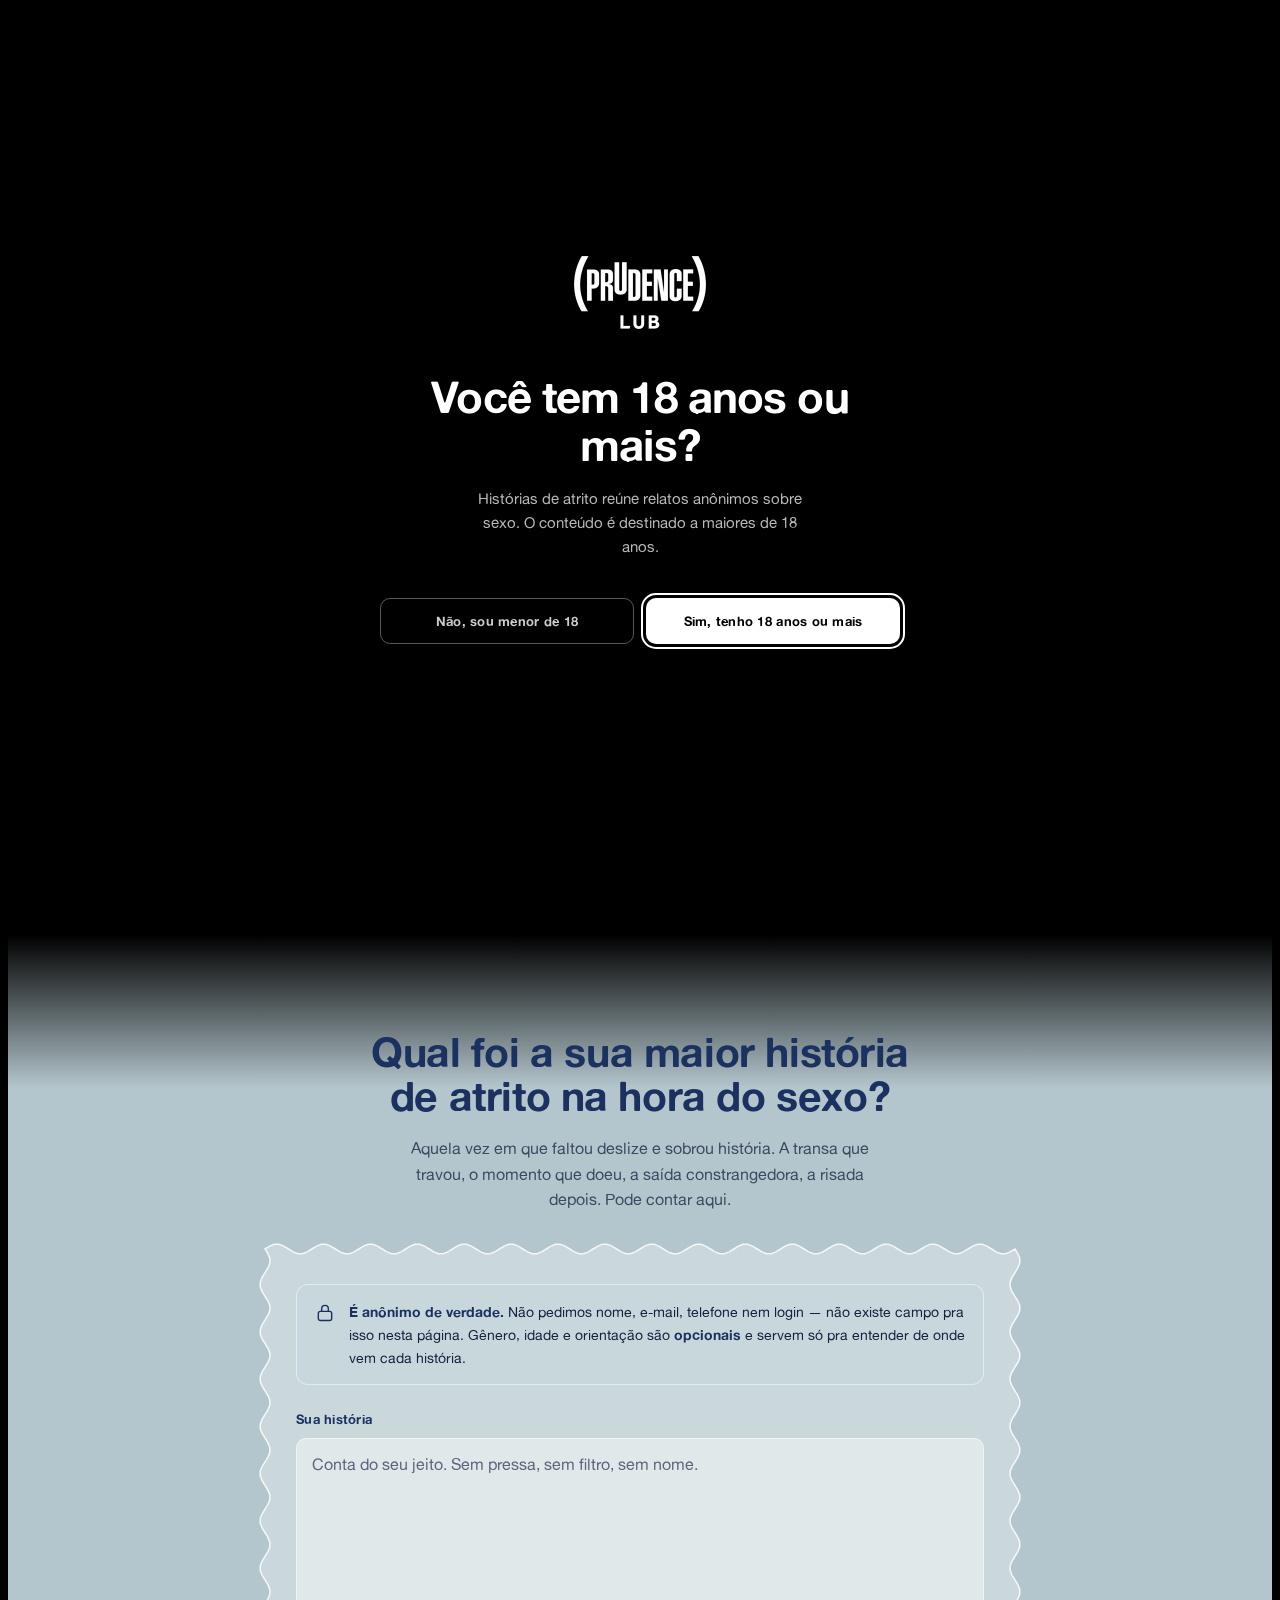
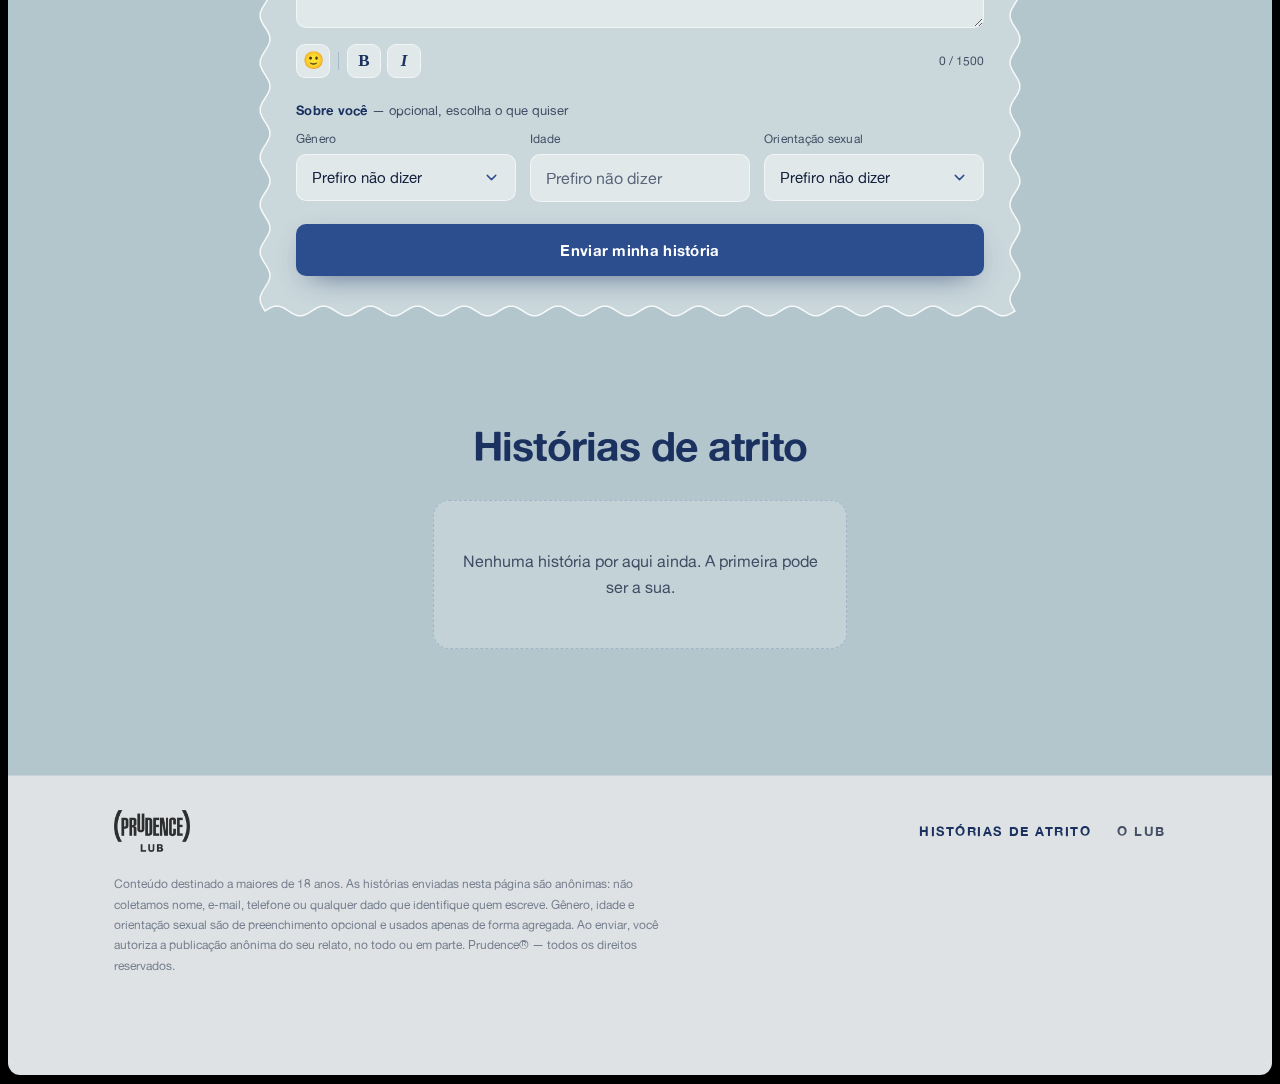
<file: index.html>
<!DOCTYPE html>
<html lang="pt-BR">
<head>
<meta charset="utf-8">
<meta name="viewport" content="width=device-width, initial-scale=1, viewport-fit=cover">
<title>Histórias de atrito — Prudence Lub</title>
<meta name="description" content="Qual foi sua maior história de atrito? Conte sua história de forma anônima. Sem nome, sem e-mail, sem login.">
<meta name="theme-color" content="#000000">
<meta property="og:type" content="website">
<meta property="og:title" content="Histórias de atrito">
<meta property="og:description" content="Qual foi sua maior história de atrito? Conte sua história de forma anônima.">
<meta name="robots" content="noindex,nofollow">
<link rel="icon" type="image/png" sizes="32x32" href="assets/favicon.png">
<link rel="icon" type="image/png" sizes="16x16" href="assets/favicon-16.png">

<link rel="stylesheet" href="assets/app.css">
<script>
/* roda antes de pintar: quem ja confirmou nao ve o portao piscar */
try{if(localStorage.getItem('casos-de-atrito:idade')==='ok')document.documentElement.classList.add('idade-ok')}catch(e){}
</script>
</head>

<body>

<div class="gate" id="gate" role="dialog" aria-modal="true" aria-labelledby="gateTitle" aria-describedby="gateText">
  <svg class="gate__iris" viewBox="0 0 100 100" preserveAspectRatio="xMidYMid slice" aria-hidden="true">
    <defs>
      <mask id="khMask">
        <rect width="100" height="100" fill="#fff"/>
        <!-- furo de fechadura: branco esconde, preto abre -->
        <path id="khShape" fill="#000"
              d="M50 41A5.8 5.8 0 1 1 49.99 41ZM48 50.5 52 50.5 54.3 61 45.7 61Z"/>
      </mask>
    </defs>
    <rect width="100" height="100" fill="#000" mask="url(#khMask)"/>
  </svg>
  <div class="gate__box">
    <span class="gate__mark" role="img" aria-label="Prudence Lub"></span>

    <div class="gate__ask" id="gateAsk">
      <h1 class="gate__title" id="gateTitle">Você tem 18 anos ou mais?</h1>
      <p class="gate__text" id="gateText">Histórias de atrito reúne relatos anônimos sobre sexo.
        O conteúdo é destinado a maiores de 18 anos.</p>
      <div class="gate__btns">
        <button class="gate__btn gate__btn--yes" type="button" id="gateYes">Sim, tenho 18 anos ou mais</button>
        <button class="gate__btn gate__btn--no" type="button" id="gateNo">Não, sou menor de 18</button>
      </div>
    </div>

    <div class="gate__deny" id="gateDeny" hidden>
      <h1 class="gate__title">Volte quando fizer 18.</h1>
      <p class="gate__text">Este conteúdo é restrito a maiores de idade. Obrigado pela honestidade.</p>
    </div>
  </div>
</div>

<canvas id="fluid" aria-hidden="true"></canvas>

<div class="page">

  <!-- fora do pill preto, na ponta esquerda: abre a janela dos discos -->
  <button class="trilha-btn" id="trilhaBtn" type="button"
          aria-haspopup="dialog" aria-expanded="false" aria-controls="trilha">
    <span class="disco-ico" aria-hidden="true"></span>
    <span class="trilha-btn__label">Trilha</span>
  </button>

  <p class="live" id="live" hidden>
    <span class="live__dot" aria-hidden="true"></span>
    <span id="liveN">32</span> <span class="live__word">anônimos online</span> <span class="live__eyes" aria-hidden="true">👀</span>
  </p>

  <header class="nav" id="nav">
    <nav class="nav__pill" aria-label="Principal">
    <!-- Links do menu guardados, nao apagados. Pra voltar, descomente
         as duas linhas: o pill volta a distribuir link / marca / link
         sozinho, porque o espacamento vem do `gap`, nao de medida fixa.
         O `aria-current` marca a pagina em que se esta.

         <a class="nav__link" href="index.html" aria-current="page">Histórias de atrito</a>
         <a class="nav__link" href="lub.html">O Lub</a>
    -->
      <a class="brand" href="index.html" aria-label="Prudence Lub — início">
        <span class="brand__mark" role="img" aria-label="Prudence Lub"></span>
      </a>
    </nav>
  </header>

  <main id="top">

    <!-- HERO -->
    <section class="hero">
      <div class="wrap">
        <h1 class="r">
          <!-- Lettering "Histórias de atrito" guardado, nao apagado:
               assets/historias-de-atrito.webp (limpo) e -traco.webp (com fio
               branco). Pra voltar, troque o src, devolva width/height e o
               <span class="hero__gotas" id="heroGotas"> — sem ele o modulo
               das gotas sai fora sozinho, porque as pontas foram medidas na
               silhueta do lettering e nao valem pra marca. -->
          <span class="hero__lockup">
            <img class="hero__art hero__art--marca" src="assets/prudence-marca.svg"
                 width="613" height="232" alt="Prudence"
                 fetchpriority="high" decoding="async">
          </span>
        </h1>
        <div class="scroll r" aria-hidden="true">
          <svg viewBox="0 0 24 24" width="15" height="15" fill="none" stroke="currentColor" stroke-width="2" stroke-linecap="round" stroke-linejoin="round"><path d="M12 5v14M19 12l-7 7-7-7"/></svg>
        </div>
      </div>
    </section>

    <!-- ESCREVER  |  LER -->
    <section class="split" id="contar">
      <div class="wrap split__in">

       <div class="col col--form">
        <div class="col__head r">
          <h2 class="pergunta">Qual foi a sua maior história de atrito na hora do sexo?</h2>
          <p>Aquela vez em que faltou deslize e sobrou história. A transa que travou,
            o momento que doeu, a saída constrangedora, a risada depois. Pode contar aqui.</p>
        </div>

        <div class="panel-wrap r">
        <svg class="panel__edge" id="panelEdge" aria-hidden="true"><path/></svg>
        <div class="panel" id="panel">

          <form id="form" novalidate>
            <div class="anon">
              <svg viewBox="0 0 24 24" fill="none" stroke="currentColor" stroke-width="1.7" stroke-linecap="round" stroke-linejoin="round" aria-hidden="true">
                <rect x="4" y="10" width="16" height="11" rx="2.5"/><path d="M8 10V6.8a4 4 0 0 1 8 0V10"/>
              </svg>
              <p><strong>É anônimo de verdade.</strong> Não pedimos nome, e-mail, telefone
                nem login — não existe campo pra isso nesta página. Gênero, idade e
                orientação são <strong>opcionais</strong> e servem só pra entender de onde
                vem cada história.</p>
            </div>

            <div class="field field--story">
              <label for="historia">Sua história</label>
              <textarea id="historia" name="historia" maxlength="1500" required
                placeholder="Conta do seu jeito. Sem pressa, sem filtro, sem nome."></textarea>

              <div class="field__foot">
                <div class="tools" role="group" aria-label="Formatação">
                  <button class="tool" type="button" id="emojiBtn"
                          aria-expanded="false" aria-controls="emojiPanel"
                          aria-label="Inserir emoji" title="Emoji">🙂</button>
                  <span class="tools__sep" aria-hidden="true"></span>
                  <button class="tool tool--b" type="button" id="boldBtn"
                          aria-label="Negrito" title="Negrito (Ctrl+B)">B</button>
                  <button class="tool tool--i" type="button" id="italBtn"
                          aria-label="Itálico" title="Itálico (Ctrl+I)">I</button>
                </div>
                <span class="counter" id="counter">0 / 1500</span>
              </div>

              <div class="emoji-panel" id="emojiPanel" role="group" aria-label="Emojis" hidden></div>
            </div>

            <fieldset>
              <span class="legend">Sobre você <span class="hint">— opcional, escolha o que quiser</span></span>
              <div class="grid3">
                <div>
                  <label for="genero">Gênero</label>
                  <select id="genero" name="genero">
                    <option value="">Prefiro não dizer</option>
                    <option>Mulher cis</option>
                    <option>Homem cis</option>
                    <option>Mulher trans</option>
                    <option>Homem trans</option>
                    <option>Pessoa não-binária</option>
                    <option>Travesti</option>
                    <option>Outro</option>
                  </select>
                </div>

                <div>
                  <label for="idade">Idade</label>
                  <input type="number" id="idade" name="idade"
                    min="18" max="100" step="1" inputmode="numeric"
                    placeholder="Prefiro não dizer">
                </div>

                <div>
                  <label for="orientacao">Orientação sexual</label>
                  <select id="orientacao" name="orientacao">
                    <option value="">Prefiro não dizer</option>
                    <option>Heterossexual</option>
                    <option>Gay</option>
                    <option>Lésbica</option>
                    <option>Bissexual</option>
                    <option>Pansexual</option>
                    <option>Assexual</option>
                    <option>Outra</option>
                  </select>
                </div>
              </div>
            </fieldset>

            <!-- honeypot -->
            <div class="hp" aria-hidden="true">
              <label for="site">Não preencha este campo</label>
              <input type="text" id="site" name="site" tabindex="-1" autocomplete="off">
            </div>

            <button class="btn" type="submit" id="submit"><span>Enviar minha história</span></button>
            <p class="err" id="err" role="alert"></p>
          </form>

          <div class="done" id="done" role="status" aria-live="polite">
            <div class="mark">
              <svg viewBox="0 0 24 24" fill="none" stroke="currentColor" stroke-width="2" stroke-linecap="round" stroke-linejoin="round"><path d="M20 6 9 17l-5-5"/></svg>
            </div>
            <h3>História recebida.</h3>
            <p>Obrigado por contar. Ela entrou anônima, do jeito que você escreveu.</p>
            <button class="again" type="button" id="again">Ver as histórias</button>
          </div>

        </div>
        </div>
       </div>

       <div class="col col--feed" id="historias">
        <div class="col__head r">
          <h2>Histórias de atrito</h2>
        </div>

        <div class="feed__grid" id="feedGrid"></div>

        <p class="feed__empty" id="feedEmpty">
          Nenhuma história por aqui ainda. A primeira pode ser a sua.
        </p>

        <button class="feed__more" type="button" id="feedMore" hidden>Ver mais histórias</button>
       </div>

      </div>
    </section>

  </main>

  <a class="tab" href="#contar">
    <svg class="tab__shape" viewBox="0 0 480 44" aria-hidden="true">
      <!-- colina de ombros concavos: os pontos de controle ficam a meio
           caminho do ombro, entao a curva sai horizontal da moldura e
           chega horizontal no plato — sem quina -->
      <path d="M0 44C60 44 60 0 120 0L360 0C420 0 420 44 480 44Z"/>
    </svg>
    <span class="tab__label">Quero contar minha história</span>
  </a>

  <footer>
    <div class="wrap">
      <div class="foot">
        <a class="brand" href="index.html" aria-label="Prudence Lub — início">
          <span class="brand__mark" role="img" aria-label="Prudence Lub"></span>
        </a>
        <nav class="foot__links" aria-label="Rodapé">
          <a href="index.html" aria-current="page">Histórias de atrito</a>
          <a href="lub.html">O Lub</a>
        </nav>
      </div>
      <p class="legal">
        Conteúdo destinado a maiores de 18 anos. As histórias enviadas nesta página são
        anônimas: não coletamos nome, e-mail, telefone ou qualquer dado que identifique
        quem escreve. Gênero, idade e orientação sexual são de preenchimento opcional e
        usados apenas de forma agregada. Ao enviar, você autoriza a publicação anônima do
        seu relato, no todo ou em parte. Prudence® — todos os direitos reservados.
      </p>
    </div>
  </footer>

</div>

<!-- ============================================================
     Janela da trilha: escolhe o disco pra escrever "na vibe".

     O palco ocupa a janela inteira e as capas sao <button> de
     verdade — e o WebGL que pinta por cima, quando disponivel.
     Capas e tocador sao montados em assets/common.js.
     ============================================================ -->
<div class="trilha" id="trilha" hidden role="dialog" aria-modal="true" aria-labelledby="trilhaTitle">
  <div class="trilha__scrim"></div>
  <div class="trilha__palco" id="trilhaPalco" aria-label="Discos"></div>

  <div class="tocador" id="tocador">
    <button class="tocador__play" id="tocaPlay" type="button" aria-label="Tocar">
      <svg id="tocaIcoPlay" width="18" height="18" viewBox="0 0 24 24" fill="currentColor" aria-hidden="true"><path d="M7 4.5 20 12 7 19.5z"/></svg>
      <svg id="tocaIcoPause" width="18" height="18" viewBox="0 0 24 24" fill="currentColor" aria-hidden="true" hidden><path d="M7 4.5h3.6v15H7zM13.4 4.5H17v15h-3.6z"/></svg>
    </button>

    <div class="tocador__txt">
      <p class="tocador__nome" id="tocaNome">01. Sem pressa</p>
      <p class="tocador__sub" id="tocaSub">Histórias de atrito, Vol. I</p>
      <p class="tocador__tempo" id="tocaTempo">--:--</p>
    </div>

    <div class="tocador__nav">
      <button id="tocaPrev" type="button" aria-label="Disco anterior">
        <svg width="16" height="16" viewBox="0 0 24 24" fill="currentColor" aria-hidden="true"><path d="M18 5v14L8 12zM6 5h2.2v14H6z"/></svg>
      </button>
      <button id="tocaNext" type="button" aria-label="Próximo disco">
        <svg width="16" height="16" viewBox="0 0 24 24" fill="currentColor" aria-hidden="true"><path d="M6 5v14l10-7zM15.8 5H18v14h-2.2z"/></svg>
      </button>
    </div>

    <span class="tocador__barra" id="tocaBarra"></span>
  </div>

  <div class="trilha__box">
    <button class="trilha__close" id="trilhaClose" type="button">fechar</button>
    <p class="trilha__eyebrow">Escolha o disco</p>
    <h2 class="trilha__title" id="trilhaTitle">Escreva na vibe</h2>
    <p class="trilha__sub">Cada disco é um clima. Arraste, escolha o seu e deixe tocando
      enquanto conta sua história.</p>
  </div>

  <p class="trilha__nota" id="trilhaNota">
    As faixas ainda não têm áudio: os arquivos entram em <code>assets/audio/</code>
    e a trilha passa a tocar. Nada aqui simula som.
  </p>
</div>
<script src="assets/common.js"></script>
<script>
/* =============================================================
   Formulário + feed de histórias

   ATENÇÃO: não existe backend ainda.

   - FORM_ENDPOINT vazio  -> o envio não sai do navegador. A história
     é guardada em localStorage só pra o feed ter o que mostrar em
     demo. É por navegador: ninguém vê a história de mais ninguém.
   - STORIES_ENDPOINT vazio -> o feed lê o mesmo localStorage.

   Com os dois preenchidos a página funciona de verdade, sem mais
   nenhuma mudança de código. O feed espera um GET devolvendo
   [{ historia, genero, idade, orientacao }, ...] já MODERADO —
   esta página publica o que o endpoint mandar.

   O anonimato prometido é responsabilidade do backend: ele NÃO pode
   registrar IP, User-Agent nem timestamp de precisão suficiente pra
   cruzar com outros logs.
   ============================================================= */
(() => {
  const FORM_ENDPOINT = '';      // POST — ex.: 'https://track-....../historias'
  const STORIES_ENDPOINT = '';   // GET  — ex.: 'https://track-....../historias'
  const VOTE_ENDPOINT = '';      // POST — ex.: 'https://track-....../historias/voto'
  const LOCAL_KEY = 'casos-de-atrito:local';
  const VOTES_KEY = 'casos-de-atrito:votos';
  const VOTED_KEY = 'casos-de-atrito:votei';
  const PAGE = 6;

  const form = document.getElementById('form');
  const done = document.getElementById('done');
  const err = document.getElementById('err');
  const submit = document.getElementById('submit');
  const historia = document.getElementById('historia');
  const counter = document.getElementById('counter');
  const idade = document.getElementById('idade');
  const MAX = 1500;
  const IDADE_MIN = 18, IDADE_MAX = 100;

  // só dígitos no campo de idade — bloqueia "e", "+", "-" e vírgula do type=number
  idade.addEventListener('keydown', (e) => {
    if (['e', 'E', '+', '-', ',', '.'].includes(e.key)) e.preventDefault();
  });
  idade.addEventListener('input', () => {
    idade.value = idade.value.replace(/\D/g, '').slice(0, 3);
    idade.classList.remove('is-bad');
  });

  // contador de caracteres
  const updateCounter = () => {
    const n = historia.value.length;
    counter.textContent = `${n} / ${MAX}`;
    counter.classList.toggle('is-near', n > MAX * 0.9);
  };
  historia.addEventListener('input', updateCounter);
  updateCounter();

  const fail = (msg) => {
    err.textContent = msg;
    err.classList.add('is-on');
  };

  form.addEventListener('submit', async (e) => {
    e.preventDefault();
    err.classList.remove('is-on');

    // honeypot: bot preencheu o campo escondido — finge sucesso e descarta
    if (form.site.value) { form.style.display = 'none'; done.classList.add('is-on'); return; }

    const texto = historia.value.trim();
    if (texto.length < 40) {
      fail('Conta um pouco mais — pelo menos umas linhas pra história fazer sentido.');
      historia.focus();
      return;
    }

    // idade é opcional, mas se vier tem que estar entre 18 e 100
    let anos = null;
    if (idade.value.trim()) {
      anos = parseInt(idade.value, 10);
      if (!Number.isFinite(anos) || anos < IDADE_MIN || anos > IDADE_MAX) {
        fail(anos < IDADE_MIN
          ? 'Esta página é só para maiores de 18 anos.'
          : `Coloque uma idade entre ${IDADE_MIN} e ${IDADE_MAX} — ou deixe em branco.`);
        idade.classList.add('is-bad');
        idade.focus();
        return;
      }
    }

    // payload sem nada que identifique quem escreveu
    const payload = {
      historia: texto,
      genero: form.genero.value || null,
      idade: anos,
      orientacao: form.orientacao.value || null
    };

    submit.disabled = true;
    submit.querySelector('span').textContent = 'Enviando…';

    try {
      if (FORM_ENDPOINT) {
        const res = await fetch(FORM_ENDPOINT, {
          method: 'POST',
          headers: { 'Content-Type': 'application/json' },
          body: JSON.stringify(payload)
        });
        if (!res.ok) throw new Error(res.status);
      }
      // sem endpoint, guarda local só pra o feed ter o que mostrar em demo
      if (!FORM_ENDPOINT) saveLocal(payload);

      form.style.display = 'none';
      done.classList.add('is-on');
      done.scrollIntoView({ block: 'center', behavior: 'smooth' });

      stories = await loadStories();
      paint(true);
    } catch {
      submit.disabled = false;
      submit.querySelector('span').textContent = 'Enviar minha história';
      fail('Não deu pra enviar agora. Tenta de novo em alguns instantes.');
    }
  });


  /* ---------- feed ---------- */
  const grid = document.getElementById('feedGrid');
  const empty = document.getElementById('feedEmpty');
  const moreBtn = document.getElementById('feedMore');

  let stories = [];
  let shown = 0;

  const newId = () => (crypto.randomUUID ? crypto.randomUUID()
                                         : 'h' + Date.now() + Math.random().toString(36).slice(2));

  function saveLocal(story) {
    const local = readJSON(LOCAL_KEY, []);
    local.unshift({ ...story, id: newId() });
    writeJSON(LOCAL_KEY, local.slice(0, 200));
  }

  async function loadStories() {
    if (STORIES_ENDPOINT) {
      try {
        const res = await fetch(STORIES_ENDPOINT);
        if (!res.ok) throw new Error(res.status);
        const data = await res.json();
        return Array.isArray(data) ? data : (data.historias || []);
      } catch { return []; }
    }
    // backfill de id em registros antigos, pra o voto ter chave estável
    const local = readJSON(LOCAL_KEY, []);
    let dirty = false;
    for (const h of local) if (!h.id) { h.id = newId(); dirty = true; }
    if (dirty) writeJSON(LOCAL_KEY, local);
    return local;
  }

  /* ---------- votos ----------
     Sem VOTE_ENDPOINT os votos vivem em localStorage: contam por
     navegador e servem pra demo. Com endpoint, o servidor e a fonte
     da verdade e o numero vem junto com a historia (s.votos). */
  const readJSON = (k, fb) => {
    try { return JSON.parse(localStorage.getItem(k)) ?? fb; } catch { return fb; }
  };
  const writeJSON = (k, v) => {
    try { localStorage.setItem(k, JSON.stringify(v)); } catch { /* storage cheio/bloqueado */ }
  };

  const localVotes = () => readJSON(VOTES_KEY, {});
  const votedIds = () => new Set(readJSON(VOTED_KEY, []));

  function voteCount(s) {
    if (VOTE_ENDPOINT || STORIES_ENDPOINT) return Number(s.votos) || 0;
    return Number(localVotes()[s.id]) || 0;
  }

  async function sendVote(id, delta) {
    if (!VOTE_ENDPOINT) {
      const v = localVotes();
      v[id] = Math.max(0, (Number(v[id]) || 0) + delta);
      writeJSON(VOTES_KEY, v);
      return;
    }
    await fetch(VOTE_ENDPOINT, {
      method: 'POST',
      headers: { 'Content-Type': 'application/json' },
      body: JSON.stringify({ id, delta })
    });
  }

  function voteButton(s) {
    const btn = document.createElement('button');
    btn.type = 'button';
    btn.className = 'vote';

    const drop = document.createElement('span');
    drop.className = 'vote__drop';
    drop.textContent = '💦';
    drop.setAttribute('aria-hidden', 'true');

    const n = document.createElement('span');
    n.className = 'vote__n';

    btn.append(drop, n);

    let on = votedIds().has(s.id);
    let count = voteCount(s);

    const sync = () => {
      n.textContent = count;
      btn.classList.toggle('is-on', on);
      btn.setAttribute('aria-pressed', String(on));
      btn.setAttribute('aria-label',
        `${count} ${count === 1 ? 'gota' : 'gotas'}. ${on ? 'Remover meu voto' : 'Votar nesta história'}`);
    };
    sync();

    btn.addEventListener('click', async () => {
      const delta = on ? -1 : 1;
      on = !on;
      count = Math.max(0, count + delta);
      sync();

      if (on) {
        btn.classList.remove('is-pop');
        void btn.offsetWidth;          // reinicia a animação
        btn.classList.add('is-pop');
      }

      // registra quem eu votei (por navegador, não identifica ninguém)
      const set = votedIds();
      on ? set.add(s.id) : set.delete(s.id);
      writeJSON(VOTED_KEY, [...set]);

      try { await sendVote(s.id, delta); }
      catch {
        // servidor recusou: desfaz pra não mentir o número
        on = !on;
        count = Math.max(0, count - delta);
        const back = votedIds();
        on ? back.add(s.id) : back.delete(s.id);
        writeJSON(VOTED_KEY, [...back]);
        sync();
      }
    });

    return btn;
  }

  /* Converte **negrito** e _italico_ montando nos de texto e elementos.
     Sem innerHTML em nenhum ponto: o resto do texto entra como texto
     literal, entao markup enviado no relato nao vira elemento. */
  function marcarTexto(alvo, texto) {
    alvo.textContent = '';
    const re = /\*\*([^*\n]+)\*\*|_([^_\n]+)_/g;
    let i = 0, m;
    while ((m = re.exec(texto)) !== null) {
      if (m.index > i) alvo.appendChild(document.createTextNode(texto.slice(i, m.index)));
      const forte = m[1] !== undefined;
      const tag = document.createElement(forte ? 'strong' : 'em');
      tag.textContent = forte ? m[1] : m[2];
      alvo.appendChild(tag);
      i = re.lastIndex;
    }
    if (i < texto.length) alvo.appendChild(document.createTextNode(texto.slice(i)));
  }

  function storyCard(s) {
    const el = document.createElement('article');
    el.className = 'story';

    const p = document.createElement('p');
    p.className = 'story__text is-clamped';
    marcarTexto(p, String(s.historia || ''));
    el.appendChild(p);

    const more = document.createElement('button');
    more.type = 'button';
    more.className = 'story__more';
    more.textContent = 'Ler tudo';
    more.hidden = true;
    more.addEventListener('click', () => {
      const clamped = p.classList.toggle('is-clamped');
      more.textContent = clamped ? 'Ler tudo' : 'Recolher';
    });
    el.appendChild(more);

    const foot = document.createElement('div');
    foot.className = 'story__foot';

    const meta = document.createElement('p');
    meta.className = 'story__meta';
    const bits = [
      s.genero,
      Number.isFinite(+s.idade) && s.idade ? `${s.idade} anos` : null,
      s.orientacao
    ].filter(Boolean);
    meta.textContent = bits.length ? bits.join(' · ') : 'Anônimo';
    foot.appendChild(meta);

    foot.appendChild(voteButton(s));
    el.appendChild(foot);

    // "Ler tudo" só aparece se o texto realmente estourar o clamp
    requestAnimationFrame(() => {
      if (p.scrollHeight - p.clientHeight > 4) more.hidden = false;
    });

    return el;
  }

  function paint(reset) {
    if (reset) { grid.textContent = ''; shown = 0; }

    for (const s of stories.slice(shown, shown + PAGE)) grid.appendChild(storyCard(s));
    shown = Math.min(shown + PAGE, stories.length);

    moreBtn.hidden = shown >= stories.length;
    empty.hidden = stories.length > 0;
  }

  moreBtn.addEventListener('click', () => paint(false));

  /* Rolagem infinita: o proprio botao "Ver mais" e a sentinela. Quando
     ele entra em cena — ou seja, quando a pessoa chega no fim do que ja
     esta na tela — a proxima leva entra sozinha, e o botao volta a ser
     sentinela mais abaixo. Repete ate acabar, quando ele some.

     O botao CONTINUA no ar de proposito: quem navega por teclado nao
     "rola ate o fim", e sem observer (ou com ele bloqueado) ele segue
     sendo o jeito de carregar. Nao e enfeite, e o caminho alternativo.

     rootMargin adianta a carga em 300px, entao a leva seguinte ja esta
     montada quando a anterior termina — a rolagem nao trava esperando. */
  if ('IntersectionObserver' in window) {
    const sentinela = new IntersectionObserver((entradas) => {
      for (const e of entradas) {
        if (e.isIntersecting && shown < stories.length) paint(false);
      }
    }, { rootMargin: '300px 0px' });
    sentinela.observe(moreBtn);
  }
  document.getElementById('again').addEventListener('click', () => {
    document.getElementById('historias').scrollIntoView({ behavior: 'smooth' });
  });

  loadStories().then(s => { stories = s; paint(true); });


  /* ---------- ondulação no hover do botão ---------- */
  let lastRipple = 0;
  const ripple = (e) => {
    const now = performance.now();
    if (now - lastRipple < 190) return;   // throttle: senão vira sopa de anéis
    lastRipple = now;

    const r = submit.getBoundingClientRect();
    const x = e.clientX - r.left, y = e.clientY - r.top;

    // diâmetro que alcança o canto mais distante do cursor
    const d = 2 * Math.max(
      Math.hypot(x, y), Math.hypot(r.width - x, y),
      Math.hypot(x, r.height - y), Math.hypot(r.width - x, r.height - y)
    );

    const el = document.createElement('span');
    el.className = 'ripple';
    el.style.cssText = `left:${x}px;top:${y}px;width:${d}px;height:${d}px`;
    submit.appendChild(el);
    el.addEventListener('animationend', () => el.remove());
  };
  submit.addEventListener('pointerenter', ripple);
  submit.addEventListener('pointermove', ripple);
})();


/* =============================================================
   Borda ondulada da janela de escrever

   Percorre o perimetro do retangulo somando um seno na normal de
   cada lado. Cada lado recebe um numero INTEIRO de ondas, entao a
   curva volta a zero exatamente nos cantos e as quinas fecham sem
   degrau. O mesmo caminho vira clip-path do painel (pro vidro seguir
   a onda) e stroke de um svg irmao (pro contorno nao ser cortado).
   ============================================================= */
(() => {
  const panel = document.getElementById('panel');
  const svg = document.getElementById('panelEdge');
  if (!panel || !svg || !CSS.supports('clip-path', 'path("M0 0L1 1Z")')) return;

  const path = svg.querySelector('path');
  const AMP = 5;          // altura da onda
  const TARGET = 46;      // comprimento de onda alvo, ajustado pra fechar inteiro
  const SEG = 10;         // segmentos por onda

  function build(w, h) {
    const pts = [];
    const side = (x0, y0, x1, y1, nx, ny) => {
      const len = Math.hypot(x1 - x0, y1 - y0);
      const waves = Math.max(2, Math.round(len / TARGET));
      const steps = waves * SEG;
      for (let i = 0; i < steps; i++) {
        const t = i / steps;
        const off = Math.sin(t * waves * Math.PI * 2) * AMP;
        pts.push([x0 + (x1 - x0) * t + nx * off, y0 + (y1 - y0) * t + ny * off]);
      }
    };

    const m = AMP;   // margem pra crista da onda nao vazar da caixa
    side(m, m, w - m, m, 0, -1);        // topo
    side(w - m, m, w - m, h - m, 1, 0); // direita
    side(w - m, h - m, m, h - m, 0, 1); // base
    side(m, h - m, m, m, -1, 0);        // esquerda

    return 'M' + pts.map(pt => pt[0].toFixed(1) + ' ' + pt[1].toFixed(1)).join('L') + 'Z';
  }

  function apply() {
    const w = panel.offsetWidth, h = panel.offsetHeight;
    if (!w || !h) return;
    const d = build(w, h);
    panel.style.clipPath = `path('${d}')`;
    svg.setAttribute('viewBox', `0 0 ${w} ${h}`);
    path.setAttribute('d', d);
  }

  // o painel muda de altura ao digitar, ao trocar pra confirmacao e no resize
  new ResizeObserver(apply).observe(panel);
  apply();
})();




/* =============================================================
   Seletor de emoji

   Insere no ponto do cursor, respeita o limite de 1500 e dispara
   'input' pra o contador acompanhar. Navegacao por setas com
   tabindex rotativo: um unico ponto de parada no Tab, e nao 50.
   ============================================================= */
(() => {
  const btn = document.getElementById('emojiBtn');
  const panel = document.getElementById('emojiPanel');
  const campo = document.getElementById('historia');
  if (!btn || !panel || !campo) return;

  const MAX = 1500;
  const EMOJIS = [
    '😅','😂','🤣','😭','😳','😬','🙃','😏','😍','🥰','🥵','🤤',
    '😴','🤯','🙈','🫠','🥴','😌','😤','🫣','😮','😶',
    '❤️','🧡','💛','💚','💙','💜','🖤','💔','💘','💋',
    '🔥','✨','💫','⚡','💦','💧','🌊','🫧',
    '🍑','🍆','🌶️','🍒','🥂','🕯️','🛏️','🧴',
    '👀','🫦','🙌','👏','🤞','🤏','🫶','💅',
  ];

  let idx = 0;

  EMOJIS.forEach((e, i) => {
    const b = document.createElement('button');
    b.type = 'button';
    b.textContent = e;
    b.tabIndex = i === 0 ? 0 : -1;
    b.setAttribute('aria-label', `Inserir ${e}`);
    b.addEventListener('click', () => inserir(e));
    panel.appendChild(b);
  });
  const botoes = [...panel.querySelectorAll('button')];

  function inserir(emoji) {
    const ini = campo.selectionStart ?? campo.value.length;
    const fim = campo.selectionEnd ?? ini;
    const novo = campo.value.slice(0, ini) + emoji + campo.value.slice(fim);
    if (novo.length > MAX) return;              // nao estoura o limite do campo

    campo.value = novo;
    const pos = ini + emoji.length;
    campo.focus();
    campo.setSelectionRange(pos, pos);
    campo.dispatchEvent(new Event('input', { bubbles: true }));   // atualiza o contador
  }

  const abrir = (v) => {
    panel.hidden = !v;
    btn.setAttribute('aria-expanded', String(v));
    if (v) { idx = 0; botoes.forEach((b, i) => b.tabIndex = i ? -1 : 0); }
  };

  btn.addEventListener('click', () => abrir(panel.hidden));

  // Esc no documento, nao so no painel: depois de abrir pelo botao o foco
  // fica NO BOTAO, e um listener preso ao painel nunca receberia a tecla
  document.addEventListener('keydown', (e) => {
    if (e.key !== 'Escape' || panel.hidden) return;
    abrir(false);
    btn.focus();
  });

  panel.addEventListener('keydown', (e) => {
    const cols = Math.max(1, Math.round(panel.clientWidth / botoes[0].offsetWidth));
    const mapa = { ArrowRight: 1, ArrowLeft: -1, ArrowDown: cols, ArrowUp: -cols };
    if (!(e.key in mapa)) return;
    e.preventDefault();
    const prox = Math.min(botoes.length - 1, Math.max(0, idx + mapa[e.key]));
    botoes[idx].tabIndex = -1;
    idx = prox;
    botoes[idx].tabIndex = 0;
    botoes[idx].focus();
  });

  document.addEventListener('click', (e) => {
    if (!panel.hidden && !panel.contains(e.target) && e.target !== btn) abrir(false);
  });
})();



/* =============================================================
   Negrito e italico

   O campo e textarea (texto puro), entao formatacao vira MARCADOR no
   proprio texto: **negrito** e _italico_. O feed converte na hora de
   exibir, montando <strong>/<em> por createElement — nunca innerHTML,
   porque o texto vem de terceiro.
   ============================================================= */
(() => {
  const campo = document.getElementById('historia');
  const bold = document.getElementById('boldBtn');
  const ital = document.getElementById('italBtn');
  if (!campo || !bold || !ital) return;

  const MAX = 1500;

  function envolver(marca) {
    const v = campo.value;
    const n = marca.length;
    const ini = campo.selectionStart, fim = campo.selectionEnd;
    const sel = v.slice(ini, fim);

    let novo, a, b;

    if (sel.length >= n * 2 && sel.startsWith(marca) && sel.endsWith(marca)) {
      // marcadores dentro da selecao: tira
      novo = v.slice(0, ini) + sel.slice(n, -n) + v.slice(fim);
      a = ini; b = fim - n * 2;
    } else if (v.slice(ini - n, ini) === marca && v.slice(fim, fim + n) === marca) {
      // marcadores logo fora da selecao: tira
      novo = v.slice(0, ini - n) + sel + v.slice(fim + n);
      a = ini - n; b = fim - n;
    } else {
      novo = v.slice(0, ini) + marca + sel + marca + v.slice(fim);
      if (novo.length > MAX) return;            // nao estoura o limite
      a = ini + n; b = fim + n;                 // cursor entre as marcas quando nao ha selecao
    }

    campo.value = novo;
    campo.focus();
    campo.setSelectionRange(a, b);
    campo.dispatchEvent(new Event('input', { bubbles: true }));
  }

  bold.addEventListener('click', () => envolver('**'));
  ital.addEventListener('click', () => envolver('_'));

  campo.addEventListener('keydown', (e) => {
    if (!(e.metaKey || e.ctrlKey) || e.altKey) return;
    const k = e.key.toLowerCase();
    if (k === 'b') { e.preventDefault(); envolver('**'); }
    if (k === 'i') { e.preventDefault(); envolver('_'); }
  });
})();

</script>
</body>
</html>
</file>
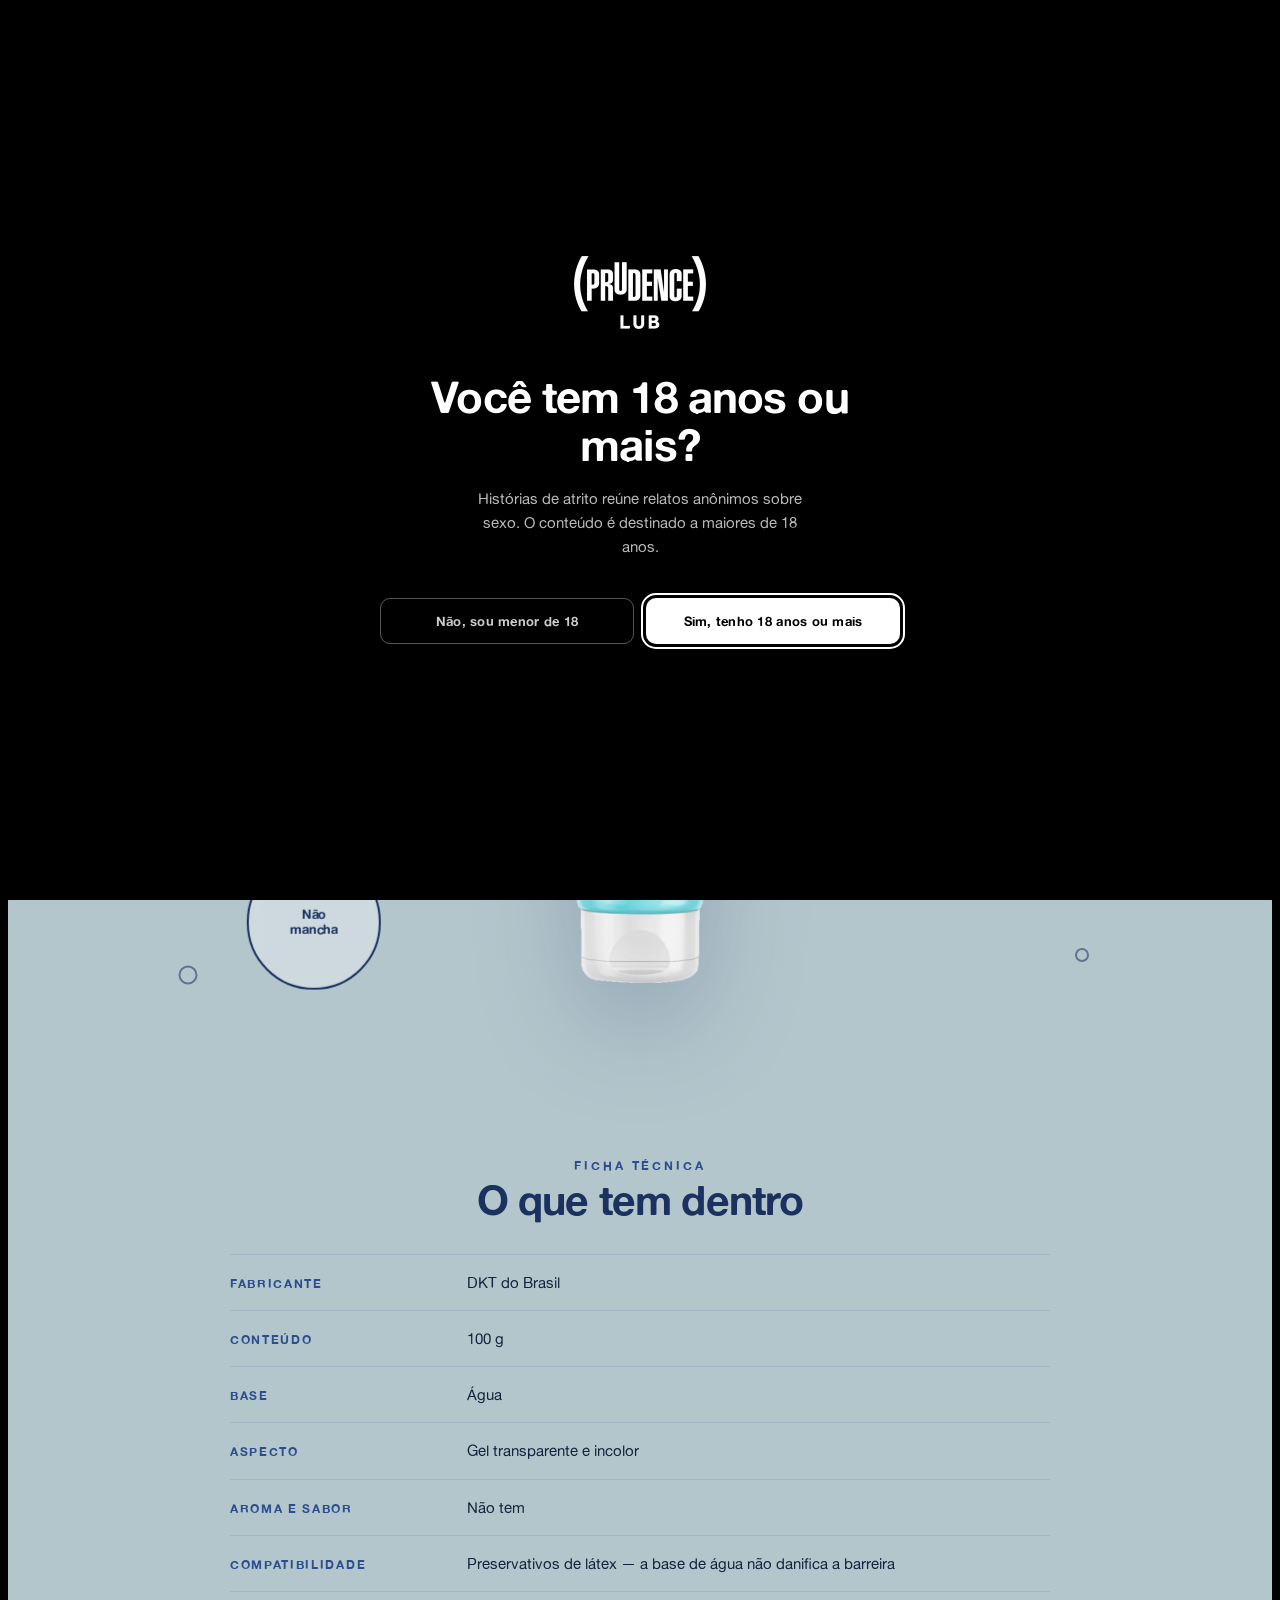
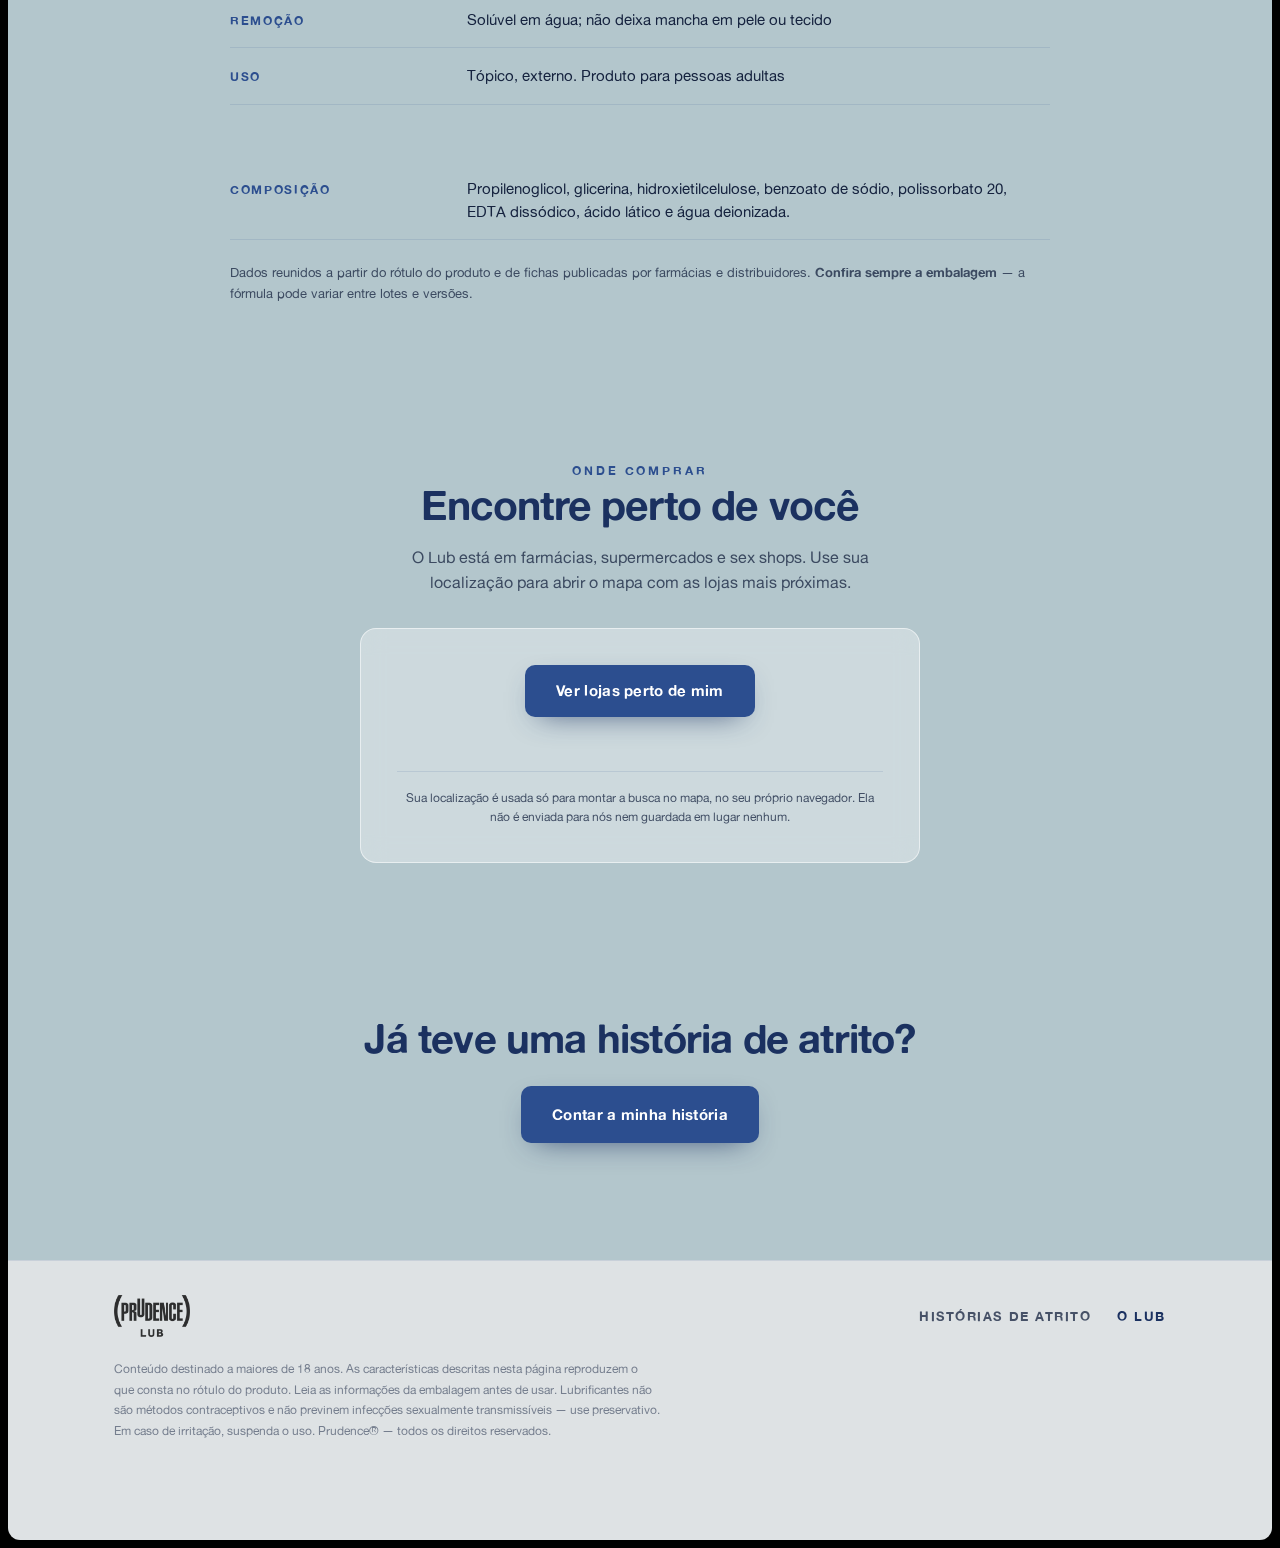
<file: lub.html>
<!DOCTYPE html>
<html lang="pt-BR">
<head>
<meta charset="utf-8">
<meta name="viewport" content="width=device-width, initial-scale=1, viewport-fit=cover">
<title>O Lub — Prudence</title>
<meta name="description" content="Prudence Lub: lubrificante íntimo, sem aroma, não pegajoso, não mancha. 100 g.">
<meta name="theme-color" content="#000000">
<meta property="og:type" content="website">
<meta property="og:title" content="O Lub — Prudence">
<meta property="og:description" content="Lubrificante íntimo, sem aroma, não pegajoso, não mancha. 100 g.">
<meta name="robots" content="noindex,nofollow">
<link rel="icon" type="image/png" sizes="32x32" href="assets/favicon.png">
<link rel="icon" type="image/png" sizes="16x16" href="assets/favicon-16.png">
<link rel="stylesheet" href="assets/app.css">
<script>
/* roda antes de pintar: quem ja confirmou nao ve o portao piscar */
try{if(localStorage.getItem('casos-de-atrito:idade')==='ok')document.documentElement.classList.add('idade-ok')}catch(e){}
</script>
</head>

<body>

<div class="gate" id="gate" role="dialog" aria-modal="true" aria-labelledby="gateTitle" aria-describedby="gateText">
  <svg class="gate__iris" viewBox="0 0 100 100" preserveAspectRatio="xMidYMid slice" aria-hidden="true">
    <defs>
      <mask id="khMask">
        <rect width="100" height="100" fill="#fff"/>
        <!-- furo de fechadura: branco esconde, preto abre -->
        <path id="khShape" fill="#000"
              d="M50 41A5.8 5.8 0 1 1 49.99 41ZM48 50.5 52 50.5 54.3 61 45.7 61Z"/>
      </mask>
    </defs>
    <rect width="100" height="100" fill="#000" mask="url(#khMask)"/>
  </svg>
  <div class="gate__box">
    <span class="gate__mark" role="img" aria-label="Prudence Lub"></span>

    <div class="gate__ask" id="gateAsk">
      <h1 class="gate__title" id="gateTitle">Você tem 18 anos ou mais?</h1>
      <p class="gate__text" id="gateText">Histórias de atrito reúne relatos anônimos sobre sexo.
        O conteúdo é destinado a maiores de 18 anos.</p>
      <div class="gate__btns">
        <button class="gate__btn gate__btn--yes" type="button" id="gateYes">Sim, tenho 18 anos ou mais</button>
        <button class="gate__btn gate__btn--no" type="button" id="gateNo">Não, sou menor de 18</button>
      </div>
    </div>

    <div class="gate__deny" id="gateDeny" hidden>
      <h1 class="gate__title">Volte quando fizer 18.</h1>
      <p class="gate__text">Este conteúdo é restrito a maiores de idade. Obrigado pela honestidade.</p>
    </div>
  </div>
</div>

<canvas id="fluid" aria-hidden="true"></canvas>

<div class="page">

  <!-- fora do pill preto, na ponta esquerda: abre a janela dos discos -->
  <button class="trilha-btn" id="trilhaBtn" type="button"
          aria-haspopup="dialog" aria-expanded="false" aria-controls="trilha">
    <span class="disco-ico" aria-hidden="true"></span>
    <span class="trilha-btn__label">Trilha</span>
  </button>

  <p class="live" id="live" hidden>
    <span class="live__dot" aria-hidden="true"></span>
    <span id="liveN">32</span> <span class="live__word">anônimos online</span> <span class="live__eyes" aria-hidden="true">👀</span>
  </p>

  <header class="nav" id="nav">
    <nav class="nav__pill" aria-label="Principal">
    <!-- Links do menu guardados, nao apagados. Pra voltar, descomente
         as duas linhas: o pill volta a distribuir link / marca / link
         sozinho, porque o espacamento vem do `gap`, nao de medida fixa.
         O `aria-current` marca a pagina em que se esta.

         <a class="nav__link" href="index.html">Histórias de atrito</a>
         <a class="nav__link" href="lub.html" aria-current="page">O Lub</a>
    -->
      <a class="brand" href="index.html" aria-label="Prudence Lub — início">
        <span class="brand__mark" role="img" aria-label="Prudence Lub"></span>
      </a>
    </nav>
  </header>

  <main id="top">

    <!-- SOBRE O LUB -->
    <section class="about" id="lub">
      <div class="wrap">
        <div class="about__head r">
          <span class="eyebrow">Sobre o produto</span>
          <h2>Prudence Lub</h2>
          <p>Lubrificante íntimo, 100&nbsp;g. Tudo que está aqui vem escrito no tubo.</p>
        </div>

        <div class="about__stage r">
          <img class="about__tube"
               src="assets/lub-tubo.webp" width="480" height="1401"
               alt="Tubo de Prudence Lub — lubrificante íntimo, sem aroma, 100 g"
               loading="lazy" decoding="async">

          <ul class="bubbles">
            <li class="bubble" style="--x:13%;--y:19%;--d:clamp(96px,10.5vw,152px)">Sem<br>aroma</li>
            <li class="bubble" style="--x:9%;--y:52%;--d:clamp(104px,11.5vw,168px)">Não<br>pegajoso</li>
            <li class="bubble" style="--x:19%;--y:83%;--d:clamp(96px,10.5vw,150px)">Não<br>mancha</li>
            <li class="bubble" style="--x:86%;--y:25%;--d:clamp(110px,12vw,176px)">Lubrificante<br>íntimo</li>
            <li class="bubble" style="--x:84%;--y:63%;--d:clamp(92px,10vw,140px)">100&nbsp;g</li>
          </ul>

          <span class="fizz" style="--x:29%;--y:8%;--d:26px"></span>
          <span class="fizz" style="--x:4%;--y:33%;--d:15px"></span>
          <span class="fizz" style="--x:24%;--y:64%;--d:34px"></span>
          <span class="fizz" style="--x:7%;--y:91%;--d:19px"></span>
          <span class="fizz" style="--x:71%;--y:11%;--d:17px"></span>
          <span class="fizz" style="--x:95%;--y:41%;--d:29px"></span>
          <span class="fizz" style="--x:70%;--y:78%;--d:22px"></span>
          <span class="fizz" style="--x:92%;--y:88%;--d:14px"></span>
        </div>
      </div>
    </section>


    <!-- FICHA TECNICA -->
    <section class="specs" id="ficha">
      <div class="wrap">
        <div class="col__head r" style="text-align:center">
          <span class="eyebrow">Ficha técnica</span>
          <h2>O que tem dentro</h2>
        </div>

        <dl class="spec">
          <div class="spec__row r"><dt>Fabricante</dt><dd>DKT do Brasil</dd></div>
          <div class="spec__row r"><dt>Conteúdo</dt><dd>100&nbsp;g</dd></div>
          <div class="spec__row r"><dt>Base</dt><dd>Água</dd></div>
          <div class="spec__row r"><dt>Aspecto</dt><dd>Gel transparente e incolor</dd></div>
          <div class="spec__row r"><dt>Aroma e sabor</dt><dd>Não tem</dd></div>
          <div class="spec__row r"><dt>Compatibilidade</dt><dd>Preservativos de látex — a base de água não danifica a barreira</dd></div>
          <div class="spec__row r"><dt>Remoção</dt><dd>Solúvel em água; não deixa mancha em pele ou tecido</dd></div>
          <div class="spec__row r"><dt>Uso</dt><dd>Tópico, externo. Produto para pessoas adultas</dd></div>
          <div class="spec__row r"><dt>Conservação</dt><dd>Entre 15&nbsp;°C e 30&nbsp;°C, longe de luz e umidade, fora do alcance de crianças</dd></div>
          <div class="spec__row spec__row--wide r">
            <dt>Composição</dt>
            <dd>Propilenoglicol, glicerina, hidroxietilcelulose, benzoato de sódio,
              polissorbato&nbsp;20, EDTA dissódico, ácido lático e água deionizada.</dd>
          </div>
        </dl>

        <p class="spec__nota r">
          Dados reunidos a partir do rótulo do produto e de fichas publicadas por
          farmácias e distribuidores. <strong>Confira sempre a embalagem</strong> — a
          fórmula pode variar entre lotes e versões.
        </p>
      </div>
    </section>

    <!-- ONDE COMPRAR -->
    <section class="lojas" id="onde-comprar">
      <div class="wrap">
        <div class="col__head r" style="text-align:center">
          <span class="eyebrow">Onde comprar</span>
          <h2>Encontre perto de você</h2>
          <p>O Lub está em farmácias, supermercados e sex shops. Use sua localização
            para abrir o mapa com as lojas mais próximas.</p>
        </div>

        <div class="lojas__box r">
          <button class="btn btn--inline" type="button" id="acharLojas">
            <span>Ver lojas perto de mim</span>
          </button>
          <p class="lojas__status" id="lojasStatus" role="status" aria-live="polite"></p>
          <p class="lojas__privacidade">
            Sua localização é usada só para montar a busca no mapa, no seu próprio
            navegador. Ela não é enviada para nós nem guardada em lugar nenhum.
          </p>
        </div>
      </div>
    </section>

    <section class="lub-cta">
      <div class="wrap">
        <p class="r">Já teve uma história de atrito?</p>
        <a class="btn btn--inline r" href="index.html#contar"><span>Contar a minha história</span></a>
      </div>
    </section>

  </main>

  <a class="tab" href="index.html#contar">
    <svg class="tab__shape" viewBox="0 0 480 44" aria-hidden="true">
      <!-- colina de ombros concavos: os pontos de controle ficam a meio
           caminho do ombro, entao a curva sai horizontal da moldura e
           chega horizontal no plato — sem quina -->
      <path d="M0 44C60 44 60 0 120 0L360 0C420 0 420 44 480 44Z"/>
    </svg>
    <span class="tab__label">Quero contar minha história</span>
  </a>

  <footer>
    <div class="wrap">
      <div class="foot">
        <a class="brand" href="index.html" aria-label="Prudence Lub — início">
          <span class="brand__mark" role="img" aria-label="Prudence Lub"></span>
        </a>
        <nav class="foot__links" aria-label="Rodapé">
          <a href="index.html">Histórias de atrito</a>
          <a href="lub.html" aria-current="page">O Lub</a>
        </nav>
      </div>
      <p class="legal">
        Conteúdo destinado a maiores de 18 anos. As características descritas nesta página
        reproduzem o que consta no rótulo do produto. Leia as informações da embalagem antes
        de usar. Lubrificantes não são métodos contraceptivos e não previnem infecções
        sexualmente transmissíveis — use preservativo. Em caso de irritação, suspenda o uso.
        Prudence® — todos os direitos reservados.
      </p>
    </div>
  </footer>

</div>

<!-- ============================================================
     Janela da trilha: escolhe o disco pra escrever "na vibe".

     O palco ocupa a janela inteira e as capas sao <button> de
     verdade — e o WebGL que pinta por cima, quando disponivel.
     Capas e tocador sao montados em assets/common.js.
     ============================================================ -->
<div class="trilha" id="trilha" hidden role="dialog" aria-modal="true" aria-labelledby="trilhaTitle">
  <div class="trilha__scrim"></div>
  <div class="trilha__palco" id="trilhaPalco" aria-label="Discos"></div>

  <div class="tocador" id="tocador">
    <button class="tocador__play" id="tocaPlay" type="button" aria-label="Tocar">
      <svg id="tocaIcoPlay" width="18" height="18" viewBox="0 0 24 24" fill="currentColor" aria-hidden="true"><path d="M7 4.5 20 12 7 19.5z"/></svg>
      <svg id="tocaIcoPause" width="18" height="18" viewBox="0 0 24 24" fill="currentColor" aria-hidden="true" hidden><path d="M7 4.5h3.6v15H7zM13.4 4.5H17v15h-3.6z"/></svg>
    </button>

    <div class="tocador__txt">
      <p class="tocador__nome" id="tocaNome">01. Sem pressa</p>
      <p class="tocador__sub" id="tocaSub">Histórias de atrito, Vol. I</p>
      <p class="tocador__tempo" id="tocaTempo">--:--</p>
    </div>

    <div class="tocador__nav">
      <button id="tocaPrev" type="button" aria-label="Disco anterior">
        <svg width="16" height="16" viewBox="0 0 24 24" fill="currentColor" aria-hidden="true"><path d="M18 5v14L8 12zM6 5h2.2v14H6z"/></svg>
      </button>
      <button id="tocaNext" type="button" aria-label="Próximo disco">
        <svg width="16" height="16" viewBox="0 0 24 24" fill="currentColor" aria-hidden="true"><path d="M6 5v14l10-7zM15.8 5H18v14h-2.2z"/></svg>
      </button>
    </div>

    <span class="tocador__barra" id="tocaBarra"></span>
  </div>

  <div class="trilha__box">
    <button class="trilha__close" id="trilhaClose" type="button">fechar</button>
    <p class="trilha__eyebrow">Escolha o disco</p>
    <h2 class="trilha__title" id="trilhaTitle">Escreva na vibe</h2>
    <p class="trilha__sub">Cada disco é um clima. Arraste, escolha o seu e deixe tocando
      enquanto conta sua história.</p>
  </div>

  <p class="trilha__nota" id="trilhaNota">
    As faixas ainda não têm áudio: os arquivos entram em <code>assets/audio/</code>
    e a trilha passa a tocar. Nada aqui simula som.
  </p>
</div>
<script src="assets/common.js"></script>
<script>
/* =============================================================
   Onde comprar

   Nao existe base de lojas nem chave de mapa, e a pagina nao faz
   request externo. Entao o localizador NAO inventa endereco: ele usa
   a geolocalizacao do navegador (so no clique) pra montar uma busca
   no mapa e abre numa aba nova. A coordenada nao sai do navegador a
   nao ser dentro dessa URL que a propria pessoa abre.

   Quando o cliente tiver a lista oficial de pontos de venda, preencha
   LOJAS_ENDPOINT (GET ?lat=&lng= -> [{nome, endereco, distancia}]) e
   troque o comportamento por uma lista de verdade.
   ============================================================= */
(() => {
  const LOJAS_ENDPOINT = '';   // GET ?lat=&lng= -> [{ nome, endereco, distancia }]
  const BUSCA = 'Prudence Lub lubrificante';

  const btn = document.getElementById('acharLojas');
  const status = document.getElementById('lojasStatus');
  if (!btn || !status) return;

  const diz = (msg, erro) => {
    status.textContent = msg;
    if (erro) status.setAttribute('data-erro', ''); else status.removeAttribute('data-erro');
  };

  const abrir = (url) => window.open(url, '_blank', 'noopener');

  const semLocal = () => {
    diz('Não deu pra pegar sua localização. Abrimos a busca geral — o mapa vai usar a localização do seu aparelho.');
    abrir(`https://www.google.com/maps/search/${encodeURIComponent(BUSCA + ' perto de mim')}`);
  };

  btn.addEventListener('click', () => {
    if (!navigator.geolocation) { semLocal(); return; }

    diz('Procurando lojas perto de você…');
    navigator.geolocation.getCurrentPosition(
      ({ coords }) => {
        const { latitude: lat, longitude: lng } = coords;
        diz('Abrindo o mapa com as lojas mais próximas.');
        abrir(`https://www.google.com/maps/search/${encodeURIComponent(BUSCA)}/@${lat},${lng},14z`);
      },
      () => semLocal(),
      { enableHighAccuracy: false, timeout: 8000, maximumAge: 300000 }
    );
  });
})();
</script>

</body>
</html>
</file>
<file: assets/app.css>
:root{
    /* paleta da campanha */
    --ice:#f1f6f8;        /* quase-branco azulado */
    --ice-2:#e6eef2;
    --mist:#c3d7de;       /* azul-claro acinzentado */
    /* superficie das secoes depois do hero: a agua para de aparecer
       direto atras do conteudo e vira so o fundo do hero */
    --panel:rgba(195,215,222,.92);
    /* alpha 0 da MESMA cor: 'transparent' interpola por preto e suja o meio do gradiente */
    --panel-0:rgba(195,215,222,0);
    --fade:clamp(110px,17vh,220px);
    --mist-deep:#a6c2cd;
    --navy:#2c4e8f;       /* contorno / acento */
    --navy-deep:#1b3160;
    --ink:#16233f;        /* texto */

    --muted:rgba(22,35,63,.76);
    --line:rgba(44,78,143,.22);
    --line-soft:rgba(44,78,143,.12);

    /* Alte Haas Grotesk nos dois papeis: Bold nos titulos, Regular no
       texto corrido. As fontes de sistema ficam como rede de seguranca
       enquanto a webfont nao chega (font-display:swap). */
    --titulo:"Alte Haas Grotesk","Helvetica Neue",Helvetica,Arial,sans-serif;
    --sans:"Alte Haas Grotesk","Helvetica Neue",Helvetica,Arial,system-ui,sans-serif;
    /* serifada sobrou so pros glifos B/I do editor, onde ela e icone e
       nao titulo — num grotesco o "I" italico vira um risco reto */
    --serif:"Iowan Old Style","Palatino Linotype",Palatino,"Book Antiqua","Times New Roman",Georgia,serif;

    --maxw:1180px;
    --pad:clamp(20px,5vw,64px);

    /* moldura clara: o conteudo e um cartao recuado, de cantos
       arredondados, e a moldura e o fundo do body aparecendo em volta */
    --frame:clamp(8px,0.66vw,12px);
    --frame-r:clamp(10px,0.95vw,15px);
    --frame-c:#000;
  }

  /* ---------- webfont ----------
     Alte Haas Grotesk (Yann Le Coroller) — freeware, redistribuivel
     desde que o arquivo de licenca ande junto: ele esta em
     assets/fonts/LICENCA-alte-haas-grotesk.txt e e publicado com o site.
     Auto-hospedada de proposito: fonte em CDN quebraria a propriedade
     de zero request externo e meteria cookie de terceiro numa pagina
     que promete anonimato. */
  @font-face{
    font-family:"Alte Haas Grotesk";
    /* caminho relativo a ESTE arquivo, nao ao html */
    src:url("fonts/AlteHaasGroteskRegular.woff2") format("woff2");
    font-weight:400;
    font-style:normal;
    font-display:swap;   /* o texto aparece na hora, na fonte de sistema, e troca quando chega */
  }
  @font-face{
    font-family:"Alte Haas Grotesk";
    src:url("fonts/AlteHaasGroteskBold.woff2") format("woff2");
    font-weight:700;
    font-style:normal;
    font-display:swap;
  }

  *,*::before,*::after{box-sizing:border-box}
  html{-webkit-text-size-adjust:100%;scroll-behavior:smooth}
  @media (prefers-reduced-motion:reduce){html{scroll-behavior:auto}}

  body{
    margin:0;
    padding:var(--frame);
    background:var(--frame-c);
    color:var(--ink);
    font-family:var(--sans);
    font-size:clamp(16px,1.05vw,18px);
    line-height:1.6;
    -webkit-font-smoothing:antialiased;
    overflow-x:hidden;
  }

  /* ---------- lâmina d'água ---------- */
  /* canvas e elemento substituido: com width:auto ele assume o tamanho
     do buffer em vez de esticar no inset, por isso as medidas explicitas */
  #fluid{
    position:fixed;
    top:var(--frame);left:var(--frame);
    width:calc(100% - var(--frame)*2);
    height:calc(100% - var(--frame)*2);
    display:block;z-index:0;pointer-events:none;
    border-radius:var(--frame-r);
  }
  .no-fluid #fluid{display:none}
  .no-fluid body::before{
    content:"";
    position:fixed;inset:var(--frame);z-index:0;pointer-events:none;
    border-radius:var(--frame-r);
    background:
      radial-gradient(62vw 62vw at 20% 16%, var(--mist), transparent 64%),
      radial-gradient(54vw 54vw at 84% 32%, rgba(44,78,143,.14), transparent 62%),
      radial-gradient(70vw 70vw at 52% 98%, var(--mist-deep), transparent 66%),
      var(--ice);
  }

  .page{position:relative;z-index:1}
  .wrap{width:100%;max-width:var(--maxw);margin-inline:auto;padding-inline:var(--pad)}

  /* ---------- tipografia ---------- */
  h1,h2,h3{margin:0;color:var(--navy-deep)}
  p{margin:0}
  .muted{color:var(--muted)}

  .eyebrow{
    font-family:var(--sans);
    font-size:12px;letter-spacing:.24em;text-transform:uppercase;
    color:var(--navy);font-weight:700;
  }

  /* ---------- nav ----------
     Pill flutuante centralizado: link, marca, link. A barra em si nao
     pinta nada e nao captura clique — so o pill. Sticky, entao reserva
     a propria altura e nada passa por baixo. */
  .nav{
    position:sticky;
    top:calc(var(--frame) + 12px);
    z-index:40;
    display:flex;justify-content:center;
    padding-inline:var(--pad);
    pointer-events:none;
    margin-bottom:-6px;
  }
  /* em repouso o menu recua; volta inteiro no hover ou no foco por teclado.
     So em aparelho com hover: no toque nao existe hover, e o menu ficaria
     apagado pra sempre sem jeito de restaurar. */
  @media (hover:hover) and (pointer:fine){
    .nav__pill{
      opacity:.55;
      transition:opacity .35s cubic-bezier(.2,.8,.2,1);
    }
    .nav__pill:hover,
    .nav__pill:focus-within{opacity:1}
  }
  @media (prefers-reduced-motion:reduce){
    .nav__pill{transition:none}
  }

  .nav__pill{
    pointer-events:auto;
    display:flex;align-items:center;
    gap:clamp(14px,2.2vw,38px);
    max-width:100%;
    background:#000;
    border-radius:999px;
    padding:8px clamp(16px,1.8vw,26px);
    box-shadow:0 14px 34px -20px rgba(0,0,0,.75);
  }
  .nav__link{
    color:rgba(255,255,255,.72);text-decoration:none;white-space:nowrap;
    font-size:clamp(10px,0.85vw,12px);font-weight:700;
    letter-spacing:.14em;text-transform:uppercase;
    transition:color .2s;
  }
  .nav__link:hover{color:#fff}
  .nav__link[aria-current="page"]{
    color:#fff;
    text-decoration:underline;text-underline-offset:6px;text-decoration-thickness:1.5px;
  }
  .nav__link:focus-visible{outline:2px solid #fff;outline-offset:4px;border-radius:4px}

  .brand{display:inline-flex;text-decoration:none;line-height:0;flex:none}
  .brand__mark{
    display:block;
    height:clamp(30px,2.6vw,38px);
    aspect-ratio:1.808;                 /* proporcao do lockup recortado */
    /* caminho relativo a ESTE arquivo, nao ao html */
    background:url("prudence-lub.png") center/contain no-repeat;
    transition:transform .3s cubic-bezier(.2,.8,.2,1);
  }
  .brand:hover .brand__mark{transform:scale(1.06)}
  .brand:focus-visible{outline:2px solid #fff;outline-offset:5px;border-radius:999px}

  /* a arte e branca; no rodape claro ela e invertida pra virar escura */
  .foot .brand__mark{height:42px;filter:invert(1);opacity:.8}
  footer .brand:focus-visible{outline-color:var(--navy)}

  /* ---------- hero ---------- */
  .hero{
    position:relative;
    min-height:calc(100svh - var(--frame)*2);
    display:flex;flex-direction:column;align-items:center;justify-content:center;
    text-align:center;
    padding-block:clamp(60px,10vh,120px);
  }
  .hero h1{margin:0;line-height:0}
  /* caixa de referencia das gotas: elas sao posicionadas em % sobre a
     arte, entao acompanham o tamanho dela sem conta nenhuma no JS */
  .hero__lockup{position:relative;display:inline-block;line-height:0}
  .hero__gotas{position:absolute;inset:0;pointer-events:none}

  /* Gota: largura em %, altura pelo aspect-ratio — assim ela encolhe
     junto com o lockup no mobile. A queda tambem e relativa (% do
     translateY resolve contra a propria altura da gota), entao nao ha
     medida em px pra corrigir por breakpoint. */
  .gota{
    position:absolute;
    width:var(--d);aspect-ratio:1;
    margin-left:calc(var(--d) / -2);
    /* brilho no ombro: e o que faz ler como agua e nao como bolinha */
    background:
      radial-gradient(circle at 34% 26%, rgba(255,255,255,.72), transparent 46%),
      var(--c);
    border-radius:50% 50% 50% 50% / 62% 62% 38% 38%;
    /* a gota e irma do <img>, entao nao pega o filtro dele: sem sombra
       propria ela ficava com cara de colada sobre o lettering */
    filter:drop-shadow(0 3px 5px rgba(27,49,96,.22));
    opacity:0;
    will-change:transform,opacity;
    animation:pingar var(--t) linear forwards;
  }
  /* incha na ponta, estica, solta e acelera na queda */
  @keyframes pingar{
    0%   {transform:translateY(-8%)  scale(.22,.16); opacity:0}
    10%  {transform:translateY(-4%)  scale(.62,.5);  opacity:.7}
    26%  {transform:translateY(0)    scale(1,1);     opacity:.92}
    38%  {transform:translateY(6%)   scale(.9,1.32); opacity:.92}
    48%  {transform:translateY(70%)  scale(.78,1.5); opacity:.9}
    62%  {transform:translateY(220%) scale(.72,1.38);opacity:.82}
    78%  {transform:translateY(470%) scale(.68,1.24);opacity:.9}
    92%  {transform:translateY(calc(var(--queda) * .82)) scale(.64,1.16);opacity:.55}
    100% {transform:translateY(var(--queda)) scale(.6,1.1); opacity:0}
  }
  @media (prefers-reduced-motion:reduce){.gota{display:none}}
  .hero__art{
    display:block;
    width:min(64vw, 650px);
    height:auto;
    margin-inline:auto;
    /* drop-shadow, nao box-shadow: o arquivo tem alpha, entao a sombra
       segue a silhueta das letras em vez do retangulo da imagem.
       Mesmo navy da sombra do tubo do Lub. */
    filter:drop-shadow(0 18px 26px rgba(27,49,96,.34));
  }
  /* marca no lugar do lettering: inclinada 5deg, e a sombra recua —
     no preto chapado da marca a sombra navy do lettering emborrava */
  .hero__art--marca{
    transform:rotate(-5deg);
    filter:drop-shadow(0 14px 22px rgba(27,49,96,.20));
  }
  /* Fora do fluxo, ancorada no pe do hero: no fluxo ela somava altura
     abaixo da arte e empurrava o lockup pra cima do centro. Assim o h1
     fica sozinho e o justify-content:center centra a arte de verdade.
     Centralizada por `left` + `margin-left`, e nao por transform: a
     animacao `bob` usa transform e sobrescreveria o translateX. */
  .hero .scroll{
    position:absolute;
    bottom:clamp(96px,13vh,140px);   /* acima da aba fixa do rodape */
    left:50%;margin-left:-19px;
    width:38px;height:38px;border-radius:50%;
    border:1px solid var(--line);
    display:grid;place-items:center;color:var(--navy);
    animation:bob 2.6s ease-in-out infinite;
  }
  @keyframes bob{0%,100%{transform:translateY(0)}50%{transform:translateY(6px)}}
  @media (prefers-reduced-motion:reduce){.hero .scroll{animation:none}}


  /* ---------- sobre o Lub ---------- */
  .about{
    background:linear-gradient(to bottom, var(--panel-0) 0, var(--panel) var(--fade));
    padding-block:calc(var(--fade) * 0.7) clamp(20px,4vh,50px);
    scroll-margin-top:calc(96px + var(--frame));
  }
  .about__head{text-align:center;margin-bottom:clamp(24px,4vh,40px)}
  .about__head h2{
    font-family:var(--titulo);font-weight:700;
    font-size:clamp(32px,5vw,64px);line-height:1.06;letter-spacing:-.02em;margin-top:14px;
  }
  .about__head p{margin:18px auto 0;max-width:44ch;color:var(--muted);font-size:clamp(15px,1.2vw,17px)}

  .about__stage{
    display:flex;flex-direction:column;align-items:center;gap:34px;
  }
  .about__tube{
    display:block;height:auto;
    width:clamp(150px,26vw,225px);
    filter:drop-shadow(0 40px 50px rgba(27,49,96,.22));
  }

  /* bolhas: no mobile viram uma fileira que quebra sozinha */
  .bubbles{
    list-style:none;margin:0;padding:0;
    display:flex;flex-wrap:wrap;justify-content:center;gap:12px;
  }
  .bubble{
    display:grid;place-items:center;text-align:center;
    width:var(--d);height:var(--d);
    border:2px solid var(--navy-deep);
    border-radius:50%;
    padding:6px;
    font-size:clamp(12px,1.05vw,15px);
    font-weight:700;line-height:1.15;letter-spacing:-.01em;
    color:var(--navy-deep);
    background:rgba(255,255,255,.34);
    -webkit-backdrop-filter:blur(6px);
    backdrop-filter:blur(6px);
  }
  .fizz{display:none}

  /* a partir de 900px as bolhas flutuam em volta do tubo */
  @media (min-width:900px){
    /* o palco precisa ser mais alto que o tubo (proporcao 1:2.92),
       senao ele transborda pras secoes vizinhas */
    .about__stage{display:block;position:relative;min-height:clamp(660px,74vh,780px)}
    .about__tube{
      position:absolute;left:50%;top:50%;transform:translate(-50%,-50%);
      width:clamp(165px,15vw,215px);
    }
    .bubbles{display:block}
    .bubble{
      position:absolute;
      left:var(--x);top:var(--y);
      transform:translate(-50%,-50%);
      transition:transform .4s cubic-bezier(.2,.8,.2,1);
    }
    .bubble:hover{transform:translate(-50%,-50%) scale(1.06)}
    /* bolhinhas decorativas, so na versao flutuante */
    .fizz{
      display:block;position:absolute;
      left:var(--x);top:var(--y);
      width:var(--d);height:var(--d);
      transform:translate(-50%,-50%);
      border:2px solid var(--navy-deep);border-radius:50%;
      opacity:.55;pointer-events:none;
    }
  }

  /* ---------- split: escrever | ler ---------- */
  .split{
    /* a agua do hero se dissolve na superficie azul em vez de cortar seco.
       O ultimo stop de um linear-gradient se estende ate o fim, entao o
       resto da secao fica com --panel chapado. */
    background:linear-gradient(to bottom, var(--panel-0) 0, var(--panel) var(--fade));
    padding-block:calc(var(--fade) * 0.62) clamp(90px,14vh,150px);
    scroll-margin-top:calc(96px + var(--frame));
  }
  .split .wrap{max-width:1420px}
  /* empilhado: formulario centralizado e, abaixo, o feed em toda a largura */
  .split__in{display:block}
  .col--form{max-width:760px;margin-inline:auto}
  .col--feed{margin-top:clamp(80px,12vh,140px);scroll-margin-top:calc(96px + var(--frame))}

  .col__head{margin-bottom:clamp(26px,3.5vh,38px);text-align:center}
  .col__head p{margin-inline:auto}
  /* Pergunta principal do formulario. O seletor precisa carregar o
     `.col__head h2` junto: so `.pergunta` perde em especificidade pra
     regra que fixa a serifada logo abaixo. */
  .col__head h2.pergunta{
    letter-spacing:-.01em;
  }

  .col__head h2{
    font-family:var(--titulo);
    font-weight:700;
    font-size:clamp(28px,3.2vw,42px);
    line-height:1.08;
    letter-spacing:-.02em;
    /* era 14px pra afastar da eyebrow; as duas colunas perderam a
       delas, entao o recuo virava espaco solto */
    margin-top:0;
    text-wrap:balance;
  }
  .col__head p{
    margin-top:18px;
    max-width:52ch;
    font-size:clamp(15px,1.25vw,18px);
    color:var(--muted);
    text-wrap:pretty;
  }

  /* ---------- painel de vidro ----------
     Receita do GlassCard de referência: preenchimento chapado a 30%,
     borda fina de mesma cor/alpha, raio 16px e blur médio. Sem
     gradiente, sem brilho especular, sem inset — vidro limpo. */
  /* a janela e recortada por um caminho ondulado gerado em JS; o
     contorno vem de um svg irmao, pra o traco nao ser cortado pelo
     proprio clip-path */
  .panel-wrap{position:relative;max-width:760px;margin-inline:auto}
  .panel__edge{
    position:absolute;inset:0;width:100%;height:100%;
    pointer-events:none;z-index:2;overflow:visible;
  }
  .panel__edge path{
    fill:none;
    stroke:rgba(255,255,255,.85);
    stroke-width:1.5;
    vector-effect:non-scaling-stroke;
  }
  .panel{
    position:relative;
    padding:clamp(30px,3.8vw,40px) clamp(28px,3.4vw,36px);
    background:rgba(255,255,255,.30);
    -webkit-backdrop-filter:blur(12px);
    backdrop-filter:blur(12px);
    box-shadow:0 24px 60px -46px rgba(27,49,96,.5);
  }
  /* sem clip-path:path() o painel volta a ser um retangulo arredondado */
  @supports not (clip-path: path("M0 0L1 1Z")){
    .panel{border-radius:16px;border:1px solid rgba(255,255,255,.55)}
    .panel__edge{display:none}
  }

  /* sem backdrop-filter (Firefox antigo), cai pra fosco opaco */
  @supports not ((backdrop-filter:blur(1px)) or (-webkit-backdrop-filter:blur(1px))){
    .panel{background:rgba(255,255,255,.86)}
  }

  /* aviso de anonimato */
  .anon{
    display:flex;gap:14px;align-items:flex-start;
    padding:16px 18px;
    border:1px solid rgba(255,255,255,.5);
    border-radius:12px;
    background:rgba(195,215,222,.3);
    margin-bottom:24px;
  }
  .anon svg{width:20px;height:20px;flex:none;color:var(--navy-deep);margin-top:2px}
  .anon p{font-size:14px;line-height:1.55;color:var(--ink)}
  .anon strong{color:var(--navy-deep)}

  /* campos */
  .field{margin-bottom:22px}
  .field > label,.legend{
    display:block;
    font-size:13px;font-weight:700;letter-spacing:.02em;
    color:var(--navy-deep);margin-bottom:8px;
  }
  .hint{font-weight:400;color:var(--muted);letter-spacing:0}

  /* campos seguem a mesma língua do card: chapado, borda fina, raio menor */
  textarea,select,input[type="number"]{
    width:100%;
    font-family:inherit;font-size:16px;color:var(--ink);
    background:rgba(255,255,255,.42);
    border:1px solid rgba(255,255,255,.55);
    border-radius:10px;
    padding:13px 15px;
    transition:border-color .2s, box-shadow .2s, background .2s;
  }
  textarea{min-height:190px;resize:vertical;line-height:1.6}
  textarea::placeholder,input::placeholder{color:rgba(22,35,63,.66)}
  textarea:focus,select:focus,input[type="number"]:focus{
    outline:none;
    border-color:var(--navy);
    background:rgba(255,255,255,.78);
    box-shadow:0 0 0 3px rgba(44,78,143,.16);
  }
  input[type="number"]{appearance:textfield;-moz-appearance:textfield}
  input[type="number"]::-webkit-outer-spin-button,
  input[type="number"]::-webkit-inner-spin-button{-webkit-appearance:none;margin:0}
  input[type="number"].is-bad{border-color:#8c2230;box-shadow:0 0 0 3px rgba(140,34,48,.14)}

  select{
    appearance:none;
    font-size:15px;
    padding-right:40px;
    background-image:url("data:image/svg+xml,%3Csvg xmlns='http://www.w3.org/2000/svg' viewBox='0 0 24 24' fill='none' stroke='%232c4e8f' stroke-width='2' stroke-linecap='round' stroke-linejoin='round'%3E%3Cpath d='m6 9 6 6 6-6'/%3E%3C/svg%3E");
    background-repeat:no-repeat;
    background-position:right 15px center;
    background-size:17px;
    cursor:pointer;
  }

  .counter{
    font-size:12px;color:var(--muted);
    font-variant-numeric:tabular-nums;
  }
  .field--story{position:relative}
  .field__foot{
    display:flex;align-items:center;justify-content:space-between;gap:12px;
    margin-top:8px;
  }
  .tools{display:flex;align-items:center;gap:6px}
  .tools__sep{width:1px;height:18px;background:var(--line);margin-inline:2px}
  .tool{
    display:grid;place-items:center;
    width:34px;height:34px;padding:0;
    border-radius:9px;
    border:1px solid rgba(255,255,255,.55);
    background:rgba(255,255,255,.42);
    color:var(--navy-deep);
    font-family:var(--serif);font-size:17px;line-height:1;cursor:pointer;
    transition:background .2s,border-color .2s,transform .18s;
  }
  .tool--b{font-weight:700}
  .tool--i{font-style:italic;font-weight:600}
  .tool:hover{background:rgba(255,255,255,.85);border-color:var(--navy)}
  .tool[aria-expanded="true"]{background:var(--mist);border-color:var(--navy)}
  .tool:active{transform:scale(.94)}
  .tool:focus-visible{outline:2px solid var(--navy);outline-offset:2px}

  /* [hidden] do navegador perde pro display de autor, entao a guarda e
     obrigatoria — sem ela o painel nunca fecha */
  .emoji-panel[hidden]{display:none}
  .emoji-panel{
    position:absolute;z-index:20;
    left:0;right:0;
    margin-top:8px;
    display:grid;
    grid-template-columns:repeat(auto-fill,minmax(38px,1fr));
    gap:4px;
    max-height:212px;overflow-y:auto;
    padding:10px;
    border-radius:12px;
    border:1px solid rgba(255,255,255,.6);
    /* opaco de verdade: e um popover, nao um vidro — com .86 os campos
       de tras vazavam por baixo dos emojis */
    background:#f4f8fa;
    box-shadow:0 20px 44px -28px rgba(27,49,96,.6);
  }
  .emoji-panel button{
    aspect-ratio:1;
    border:0;background:none;border-radius:8px;
    font-size:19px;line-height:1;cursor:pointer;
    transition:background .15s,transform .15s;
  }
  .emoji-panel button:hover{background:var(--mist);transform:scale(1.14)}
  .emoji-panel button:focus-visible{outline:2px solid var(--navy);outline-offset:-2px}
  @media (prefers-reduced-motion:reduce){
    .emoji-btn,.emoji-panel button{transition:none}
  }
  .counter.is-near{color:var(--navy)}

  fieldset{border:0;margin:0 0 22px;padding:0}
  /* auto-fit: na coluna estreita do split os 3 campos quebram sozinhos
     em vez de espremer e cortar o texto do select */
  .grid3{display:grid;gap:14px;grid-template-columns:repeat(auto-fit,minmax(196px,1fr))}
  .grid3 label{
    display:block;font-size:12px;color:var(--muted);
    margin-bottom:6px;letter-spacing:.02em;
  }

  /* honeypot — invisível pra gente, irresistível pra bot */
  .hp{position:absolute;left:-9999px;width:1px;height:1px;overflow:hidden}

  /* ondulação no hover — anéis saindo do cursor, dentro do botão */
  .btn{position:relative;overflow:hidden;isolation:isolate}
  /* :not(.ripple) e obrigatorio — sem ele esta regra (0,1,1) vence a do
     .ripple (0,1,0), os aneis viram itens flex e incham o botao */
  .btn > span:not(.ripple){position:relative;z-index:1}
  .btn > .ripple{
    position:absolute;
    border-radius:50%;
    border:2px solid rgba(255,255,255,.6);
    transform:translate(-50%,-50%) scale(0);
    pointer-events:none;
    will-change:transform,opacity;
    animation:ripple-out 850ms cubic-bezier(.2,.7,.3,1) forwards;
  }
  @keyframes ripple-out{
    0%{transform:translate(-50%,-50%) scale(0);opacity:.9}
    100%{transform:translate(-50%,-50%) scale(1);opacity:0}
  }
  @media (prefers-reduced-motion:reduce){.ripple{display:none}}

  .btn{
    display:inline-flex;align-items:center;justify-content:center;gap:.6em;
    width:100%;
    padding:1.05em 2em;
    border:1px solid transparent;border-radius:10px;
    background:var(--navy);color:#fff;
    font-family:inherit;font-weight:700;font-size:15px;letter-spacing:.02em;
    cursor:pointer;
    transition:transform .25s cubic-bezier(.2,.8,.2,1), background .25s, box-shadow .25s;
    box-shadow:0 10px 30px -14px rgba(27,49,96,.85);
  }
  .btn:hover:not(:disabled){transform:translateY(-2px);background:var(--navy-deep)}
  .btn:active:not(:disabled){transform:translateY(0)}
  .btn:disabled{opacity:.55;cursor:not-allowed}
  :where(a,button,select,textarea):focus-visible{outline:2px solid var(--navy);outline-offset:3px}

  .err{
    display:none;margin-top:14px;font-size:14px;color:#8c2230;
    background:rgba(140,34,48,.08);border:1px solid rgba(140,34,48,.25);
    border-radius:12px;padding:12px 14px;
  }
  .err.is-on{display:block}

  /* confirmação */
  .done{display:none;text-align:center;padding:clamp(20px,5vw,50px) 0}
  .done.is-on{display:block}
  .done h3{
    font-family:var(--titulo);font-weight:700;
    font-size:clamp(26px,3.6vw,40px);line-height:1.1;letter-spacing:-.02em;
  }
  .done p{margin-top:16px;color:var(--muted)}
  .done .mark{
    width:56px;height:56px;margin:0 auto 22px;border-radius:50%;
    display:grid;place-items:center;
    background:var(--mist);border:1px solid var(--navy);color:var(--navy-deep);
  }
  .done .mark svg{width:26px;height:26px}

  /* ---------- feed ---------- */

  /* masonry por multi-coluna: cards de alturas diferentes se encaixam
     sem buraco, que e o efeito do grid de depoimentos da referencia */
  .feed__grid{columns:1;column-gap:18px}
  @media (min-width:720px){.feed__grid{columns:2}}
  @media (min-width:1120px){.feed__grid{columns:3}}

  .story{
    break-inside:avoid;
    margin-bottom:18px;
    border-radius:16px;
    padding:22px 22px 20px;
    background:rgba(255,255,255,.30);
    -webkit-backdrop-filter:blur(12px);
    backdrop-filter:blur(12px);
    border:1px solid rgba(255,255,255,.55);
  }
  @supports not ((backdrop-filter:blur(1px)) or (-webkit-backdrop-filter:blur(1px))){
    .story{background:rgba(255,255,255,.86)}
  }

  .story__text strong{font-weight:700}
  .story__text em{font-style:italic}
  .story__text{
    white-space:pre-wrap;overflow-wrap:anywhere;
    font-size:16px;line-height:1.62;color:var(--ink);
  }
  .story__text.is-clamped{
    display:-webkit-box;-webkit-line-clamp:8;-webkit-box-orient:vertical;overflow:hidden;
  }
  .story__more{
    margin-top:10px;padding:0;border:0;background:none;
    font-family:inherit;font-size:13px;font-weight:700;color:var(--navy);
    cursor:pointer;text-decoration:underline;text-underline-offset:3px;
  }
  .story__foot{
    display:flex;align-items:center;justify-content:space-between;gap:14px;
    margin-top:16px;padding-top:14px;
    border-top:1px solid var(--line-soft);
  }
  .story__meta{
    font-size:12px;letter-spacing:.08em;text-transform:uppercase;
    color:var(--muted);
  }

  /* voto — gota */
  .vote{
    display:inline-flex;align-items:center;gap:8px;flex:none;
    padding:7px 14px 7px 11px;
    border-radius:999px;
    border:1px solid var(--line);
    background:rgba(255,255,255,.5);
    font-family:inherit;font-size:14px;font-weight:700;color:var(--navy-deep);
    cursor:pointer;
    transition:background .2s, border-color .2s, transform .18s cubic-bezier(.2,.8,.2,1);
  }
  .vote:hover{background:rgba(255,255,255,.85);border-color:var(--navy)}
  .vote:active{transform:scale(.94)}
  .vote__drop{font-size:16px;line-height:1;filter:grayscale(1) opacity(.55);transition:filter .2s, transform .3s cubic-bezier(.2,.8,.2,1)}
  .vote__n{font-variant-numeric:tabular-nums;min-width:1ch;text-align:left}

  .vote.is-on{background:var(--mist);border-color:var(--navy)}
  .vote.is-on .vote__drop{filter:none;transform:scale(1.14)}
  /* respingo ao votar */
  .vote.is-pop .vote__drop{animation:drop-pop .5s cubic-bezier(.2,.8,.2,1)}
  @keyframes drop-pop{
    0%{transform:scale(1)}
    40%{transform:scale(1.5) translateY(-3px)}
    100%{transform:scale(1.14)}
  }
  @media (prefers-reduced-motion:reduce){
    .vote.is-pop .vote__drop{animation:none}
  }

  .feed__empty{
    text-align:center;max-width:46ch;margin-inline:auto;
    color:var(--muted);font-size:16px;
    padding:clamp(28px,5vw,48px) 24px;
    border:1px dashed var(--line);border-radius:16px;
    background:rgba(255,255,255,.22);
  }
  .feed__more{
    display:block;margin:26px auto 0;
    padding:.85em 1.9em;border-radius:10px;
    background:rgba(255,255,255,.42);border:1px solid rgba(255,255,255,.6);
    font-family:inherit;font-size:14px;font-weight:700;color:var(--navy-deep);
    cursor:pointer;transition:background .2s;
  }
  .feed__more:hover{background:rgba(255,255,255,.7)}
  .feed__more[hidden]{display:none}

  .done .again{
    margin-top:22px;padding:0;border:0;background:none;
    font-family:inherit;font-size:14px;font-weight:700;color:var(--navy);
    cursor:pointer;text-decoration:underline;text-underline-offset:3px;
  }

  /* footer */
  footer{
    border-top:1px solid var(--line-soft);
    background:rgba(241,246,248,.92);
    border-radius:0 0 var(--frame-r) var(--frame-r);
  }
  .foot{
    display:flex;flex-wrap:wrap;gap:20px;align-items:center;justify-content:space-between;
    padding-block:34px 22px;
  }
  .foot__links{display:flex;flex-wrap:wrap;gap:clamp(16px,2vw,26px)}
  .foot a{
    color:var(--muted);text-decoration:none;
    font-size:13px;font-weight:700;letter-spacing:.12em;text-transform:uppercase;
    transition:color .2s;
  }
  .foot a:hover{color:var(--navy-deep)}
  .foot a[aria-current="page"]{color:var(--navy-deep)}
  .legal{
    /* espaco pra aba fixa nao cobrir o texto legal */
    padding-bottom:clamp(86px,11vh,116px);font-size:12px;line-height:1.7;
    color:rgba(22,35,63,.52);max-width:78ch;
  }

  /* reveal */
  .r{opacity:0;transform:translateY(26px);transition:opacity .9s cubic-bezier(.2,.8,.2,1),transform .9s cubic-bezier(.2,.8,.2,1)}
  .r.in{opacity:1;transform:none}
  @media (prefers-reduced-motion:reduce){.r{opacity:1;transform:none;transition:none}}

  /* ---------- cta no fim da pagina do Lub ---------- */
  .lub-cta{
    background:var(--panel);
    padding-block:clamp(50px,9vh,90px) clamp(80px,13vh,140px);
    text-align:center;
  }
  .lub-cta p{
    font-family:var(--titulo);font-weight:700;
    font-size:clamp(24px,3.2vw,40px);line-height:1.1;letter-spacing:-.02em;
    color:var(--navy-deep);margin-bottom:26px;
  }
  .btn--inline{width:auto;display:inline-flex;text-decoration:none}

  /* ---------- aba fixa: sai da moldura de baixo ---------- */
  .tab{
    position:fixed;
    bottom:0;left:50%;
    transform:translateX(-50%);
    z-index:50;
    width:clamp(340px,46vw,480px);
    max-width:calc(100% - var(--frame)*2 - 12px);
    text-decoration:none;
    line-height:0;
    display:block;
  }
  .tab__shape{
    display:block;width:100%;height:auto;
    fill:var(--frame-c);          /* mesma cor da moldura: a colina funde com a barra */
  }
  .tab__label{
    position:absolute;
    left:50%;top:clamp(7px,0.95vw,13px);
    transform:translateX(-50%);
    white-space:nowrap;
    color:#fff;
    font-size:clamp(8.5px,0.82vw,12px);
    font-weight:700;letter-spacing:.12em;text-transform:uppercase;
    line-height:1.2;
    transition:opacity .2s;
  }
  /* em tela estreita o plato encolhe junto com a colina: menos
     entreletra pra o rotulo nao vazar pros ombros */
  @media (max-width:620px){
    .tab__label{letter-spacing:.05em}
  }
  @media (max-width:380px){
    .tab__label{font-size:8px;letter-spacing:.02em}
  }
  .tab:hover .tab__label{opacity:.72}
  .tab:focus-visible{outline:none}
  .tab:focus-visible .tab__label{outline:2px solid #fff;outline-offset:5px;border-radius:4px}

  /* ---------- portao de 18+ ---------- */
  .idade-ok .gate{display:none}
  /* trava a rolagem enquanto o portao esta aberto */
  html:not(.idade-ok){overflow:hidden}

  .gate{
    position:fixed;inset:0;z-index:200;
    display:grid;place-items:center;
    padding:clamp(24px,6vw,48px);
    overflow:auto;
  }
  /* o preto do portao e o proprio svg mascarado: o furo cresce e engole a tela */
  .gate__iris{
    position:fixed;inset:0;
    width:100%;height:100%;
    pointer-events:none;
  }
  #khShape{
    transform-box:view-box;
    transform-origin:50px 50px;   /* centro do furo */
    transform:scale(0);           /* fechado: preto cobrindo tudo */
  }

  .gate__box{
    position:relative;z-index:1;
    width:100%;max-width:520px;text-align:center;
    display:flex;flex-direction:column;align-items:center;
  }
  .gate__mark{
    display:block;
    width:132px;height:73px;
    background:url("prudence-lub.png") center/contain no-repeat;
    margin-bottom:clamp(28px,5vh,44px);
  }
  .gate__title{
    font-family:var(--titulo);font-weight:700;
    font-size:clamp(28px,4.6vw,44px);line-height:1.1;letter-spacing:-.02em;
    color:#fff;margin:0;
  }
  .gate__text{
    margin-top:18px;
    font-size:clamp(14px,1.15vw,16px);line-height:1.6;
    color:rgba(255,255,255,.72);
    max-width:42ch;margin-inline:auto;
  }
  .gate__btns{
    display:flex;flex-direction:column;gap:12px;
    margin-top:clamp(28px,4.5vh,40px);
    width:100%;
  }
  .gate__btn{
    width:100%;
    flex:1 1 0;
    white-space:nowrap;
    padding:1.05em 1.6em;border-radius:10px;
    font-family:inherit;font-size:clamp(13px,1.05vw,15px);font-weight:700;letter-spacing:.02em;
    cursor:pointer;border:1px solid transparent;
    transition:background .2s, color .2s, border-color .2s, transform .2s;
  }
  .gate__btn:active{transform:scale(.99)}
  .gate__btn--yes{background:#fff;color:#000}
  .gate__btn--yes:hover{background:rgba(255,255,255,.86)}
  .gate__btn--no{background:transparent;color:rgba(255,255,255,.8);border-color:rgba(255,255,255,.34)}
  .gate__btn--no:hover{color:#fff;border-color:rgba(255,255,255,.7)}
  .gate__btn:focus-visible{outline:2px solid #fff;outline-offset:3px}
  @media (min-width:520px){.gate__btns{flex-direction:row-reverse}}
  @media (prefers-reduced-motion:reduce){.gate__btn{transition:none}}

  /* ---------- presenca ----------
     Cromo fixo no canto oposto ao menu. Em tela estreita o pill preto
     ocupa quase toda a largura, entao o contador desce pra linha de
     baixo, centralizado, em vez de colidir. */
  .live[hidden]{display:none}
  .live{
    position:fixed;
    top:calc(var(--frame) + 20px);
    right:calc(var(--frame) + clamp(14px,2.2vw,32px));
    z-index:45;
    margin:0;
    display:inline-flex;align-items:center;gap:9px;
    padding:7px 15px 7px 13px;
    border-radius:999px;
    border:1px solid var(--line);
    background:rgba(255,255,255,.62);
    -webkit-backdrop-filter:blur(10px);
    backdrop-filter:blur(10px);
    font-size:13px;font-weight:700;color:var(--navy-deep);
    font-variant-numeric:tabular-nums;
    white-space:nowrap;
  }
  @media (max-width:900px){
    .live{
      top:calc(var(--frame) + 78px);
      right:auto;left:50%;transform:translateX(-50%);
      font-size:12px;padding:6px 13px 6px 11px;
    }
  }
  .live__dot{
    width:8px;height:8px;border-radius:50%;flex:none;
    background:#1f9d55;
    box-shadow:0 0 0 0 rgba(31,157,85,.55);
    animation:live-pulse 2.4s ease-out infinite;
  }
  .live__eyes{font-size:14px;line-height:1;margin-left:-2px}

  /* piscada curta quando o numero muda, pra a variacao ser percebida */
  .live.is-tick #liveN{animation:live-tick .5s cubic-bezier(.2,.8,.2,1)}
  @keyframes live-tick{
    0%{transform:translateY(-3px);opacity:.35}
    100%{transform:translateY(0);opacity:1}
  }
  #liveN{display:inline-block}
  @media (prefers-reduced-motion:reduce){.live.is-tick #liveN{animation:none}}

  @keyframes live-pulse{
    0%{box-shadow:0 0 0 0 rgba(31,157,85,.5)}
    70%{box-shadow:0 0 0 7px rgba(31,157,85,0)}
    100%{box-shadow:0 0 0 0 rgba(31,157,85,0)}
  }
  @media (prefers-reduced-motion:reduce){.live__dot{animation:none}}

  /* ---------- ficha tecnica ---------- */
  .specs{background:var(--panel);padding-block:clamp(60px,9vh,100px);scroll-margin-top:calc(96px + var(--frame))}
  .spec{max-width:820px;margin:0 auto;padding:0;border-top:1px solid var(--line-soft)}
  .spec__row{
    display:grid;grid-template-columns:1fr;gap:2px;
    padding:16px 0;border-bottom:1px solid var(--line-soft);
  }
  @media (min-width:680px){
    .spec__row{grid-template-columns:minmax(150px,26%) 1fr;gap:24px;align-items:baseline}
  }
  .spec dt{
    font-size:12px;font-weight:700;letter-spacing:.14em;text-transform:uppercase;
    color:var(--navy);
  }
  .spec dd{margin:0;font-size:clamp(15px,1.15vw,17px);color:var(--ink);line-height:1.55}
  .spec__nota{
    max-width:820px;margin:22px auto 0;
    font-size:13px;line-height:1.6;color:var(--muted);
  }

  /* ---------- onde comprar ---------- */
  .lojas{background:var(--panel);padding-block:clamp(50px,8vh,90px);scroll-margin-top:calc(96px + var(--frame))}
  .lojas__box{
    max-width:560px;margin-inline:auto;text-align:center;
    padding:clamp(24px,3.6vw,36px);
    border-radius:16px;
    border:1px solid rgba(255,255,255,.55);
    background:rgba(255,255,255,.34);
    -webkit-backdrop-filter:blur(12px);
    backdrop-filter:blur(12px);
  }
  .lojas__status{margin-top:16px;font-size:14px;color:var(--navy-deep);min-height:1.4em}
  .lojas__status[data-erro]{color:#8c2230}
  .lojas__privacidade{
    margin-top:18px;padding-top:16px;
    border-top:1px solid var(--line-soft);
    font-size:12px;line-height:1.6;color:var(--muted);
  }

  /* ---------- trilha: botao fora do pill, na ponta esquerda ----------
     Espelha o contador de presenca, que mora na ponta oposta: mesmo
     vidro, mesma altura, mesmo recuo da moldura. Some junto com o menu
     em repouso pra os dois cromos respirarem no mesmo ritmo. */
  .trilha-btn{
    position:fixed;
    top:calc(var(--frame) + 20px);
    left:calc(var(--frame) + clamp(14px,2.2vw,32px));
    z-index:45;
    display:inline-flex;align-items:center;gap:9px;
    padding:6px 15px 6px 6px;
    border-radius:999px;
    border:1px solid var(--line);
    background:rgba(255,255,255,.62);
    -webkit-backdrop-filter:blur(10px);
    backdrop-filter:blur(10px);
    font-family:inherit;
    font-size:11px;font-weight:700;letter-spacing:.14em;text-transform:uppercase;
    color:var(--navy-deep);
    cursor:pointer;white-space:nowrap;
    transition:opacity .35s cubic-bezier(.2,.8,.2,1),background .2s,border-color .2s;
  }
  @media (hover:hover) and (pointer:fine){
    .trilha-btn{opacity:.55}
    .trilha-btn:hover,.trilha-btn:focus-visible{opacity:1}
  }
  .trilha-btn:hover{background:rgba(255,255,255,.85);border-color:var(--navy)}
  .trilha-btn:focus-visible{outline:2px solid var(--navy);outline-offset:3px}
  @media (prefers-reduced-motion:reduce){.trilha-btn{transition:none}}

  /* bolachinha: sulcos + selo + furo, tudo em gradiente */
  .disco-ico{
    width:24px;height:24px;border-radius:50%;flex:none;
    background:
      radial-gradient(circle at 50% 50%, rgba(255,255,255,.9) 0 2px, transparent 2px),
      radial-gradient(circle at 50% 50%, var(--navy) 0 7px, transparent 7px),
      repeating-radial-gradient(circle at 50% 50%, #1b2740 0 1.2px, #2b3a5c 1.2px 2.4px);
    box-shadow:inset 0 0 0 1px rgba(255,255,255,.18);
  }
  .trilha-btn.is-tocando .disco-ico{animation:disco-gira 3.4s linear infinite}
  @keyframes disco-gira{to{transform:rotate(360deg)}}
  @media (prefers-reduced-motion:reduce){
    .trilha-btn.is-tocando .disco-ico{animation:none}
  }

  /* em tela estreita o pill preto ocupa quase tudo: o botao vira so a
     bolacha e desce pra linha do contador, sem colidir com o menu */
  @media (max-width:900px){
    .trilha-btn{
      top:calc(var(--frame) + 74px);
      left:calc(var(--frame) + 12px);
      padding:6px;
    }
    .trilha-btn__label{display:none}
  }

  /* ---------- janela da trilha ----------
     O palco ocupa a janela inteira: as capas sao <button> posicionados
     por JS (mesma conta que alimenta o WebGL), e o canvas pinta por
     cima. Com WebGL no ar as capas do DOM nao desenham nada — seguem
     ali so pelo clique, pelo Tab e pelo leitor de tela. */
  .trilha[hidden]{display:none}   /* guarda: display de autor vence o [hidden] do navegador */
  .trilha{
    position:fixed;inset:0;z-index:120;
    overflow:hidden;
  }
  /* Veu, nao parede: a pagina continua aparecendo por tras da janela.
     As cores sao rgba de proposito — chapar aqui tamparia a lamina
     d'agua, que e justamente o que se quer ver atravessando. */
  .trilha__scrim{
    position:absolute;inset:0;
    background:radial-gradient(120% 90% at 50% 56%,
      rgba(35,55,95,.40) 0%, rgba(16,26,46,.52) 55%, rgba(10,17,32,.60) 100%);
    opacity:0;transition:opacity .35s ease;
  }
  .trilha.is-aberta .trilha__scrim{opacity:1}
  /* com o canvas no ar o veu e ele que deita (uniforme uVeu no shader) */
  .trilha.tem-gl .trilha__scrim{background:none}

  .trilha__gl{
    position:absolute;inset:0;
    display:block;
    opacity:0;transition:opacity .4s ease;
    pointer-events:none;
  }
  .trilha.is-aberta .trilha__gl{opacity:1}

  .trilha__palco{
    position:absolute;inset:0;
    touch-action:pan-y;
    cursor:grab;
  }
  .trilha__palco.is-arrastando{cursor:grabbing}

  .capa[hidden]{display:none}
  .capa{
    position:absolute;
    left:50%;top:var(--cy,50%);
    width:var(--capa-w,300px);height:var(--capa-w,300px);
    margin:0;padding:0;border:0;
    background:center/cover no-repeat;
    border-radius:2px;
    cursor:pointer;
    box-shadow:0 30px 60px -30px rgba(0,0,0,.9);
  }
  .capa:focus-visible{outline:2px solid #fff;outline-offset:8px}
  /* sem pintura propria: o desenho vem do canvas */
  .trilha.tem-gl .capa{background:none;box-shadow:none}

  /* ---------- textos, por cima do palco ---------- */
  .trilha__box{
    position:absolute;
    top:clamp(18px,4vh,44px);left:50%;transform:translateX(-50%);
    width:min(100%,720px);
    padding-inline:clamp(16px,4vw,32px);
    text-align:center;
    pointer-events:none;             /* o arrasto atravessa os textos */
    opacity:0;transition:opacity .4s ease .06s;
  }
  .trilha.is-aberta .trilha__box{opacity:1}

  /* O veu e fraco de proposito, entao o texto branco pode cair sobre
     um trecho claro da agua. A sombra propria resolve sem precisar
     escurecer a tela inteira de novo. */
  .trilha__eyebrow,.trilha__title,.trilha__sub,.trilha__nota{
    text-shadow:0 1px 16px rgba(6,12,24,.85), 0 1px 3px rgba(6,12,24,.6);
  }
  .trilha__eyebrow{
    font-size:11px;letter-spacing:.24em;text-transform:uppercase;
    font-weight:700;color:var(--mist);
    margin:0 0 8px;
  }
  .trilha__title{
    font-family:var(--titulo);font-weight:700;
    font-size:clamp(26px,3.6vw,42px);line-height:1.05;letter-spacing:-.02em;
    color:#fff;margin:0;
  }
  .trilha__sub{
    margin:10px auto 0;max-width:44ch;
    font-size:clamp(13px,1.05vw,15px);line-height:1.55;
    color:rgba(255,255,255,.62);
  }
  .trilha__close{
    position:absolute;
    top:clamp(18px,4vh,44px);right:clamp(16px,4vw,40px);
    z-index:31;                      /* acima do palco e do tocador */
    /* o box e pointer-events:none pra o arrasto atravessar os textos;
       o botao precisa reativar, senao fica embaixo do palco e morre */
    pointer-events:auto;
    display:inline-flex;align-items:center;
    padding:8px 14px;border-radius:999px;
    background:transparent;border:1px solid rgba(255,255,255,.28);
    color:rgba(255,255,255,.8);
    font-family:inherit;font-size:10px;font-weight:700;
    letter-spacing:.16em;text-transform:uppercase;
    cursor:pointer;transition:color .2s,border-color .2s;
  }
  .trilha__close:hover{color:#fff;border-color:rgba(255,255,255,.7)}
  .trilha__close:focus-visible{outline:2px solid #fff;outline-offset:3px}
  /* em tela estreita o titulo ocupa a largura toda e passaria por baixo
     do botao: o cabecalho desce pra linha seguinte */
  @media (max-width:560px){
    .trilha__box{top:calc(clamp(18px,4vh,44px) + 46px)}
  }

  /* ---------- tocador ----------
     Pill preto encostado no pe da capa; some enquanto o carrossel
     anda e volta quando assenta, como na referencia. Largura e
     altura vem do JS, que sabe onde a capa parou. */
  .tocador{
    position:absolute;
    left:50%;top:50%;
    transform:translate(-50%,-50%);
    z-index:30;                      /* acima das capas, que vao ate 20 */
    display:flex;align-items:center;
    gap:clamp(12px,1.6vw,22px);
    max-width:calc(100vw - 28px);
    padding:12px 18px 12px 14px;
    border-radius:999px;
    background:#191819;
    box-shadow:0 24px 50px -24px rgba(0,0,0,.95);
    text-align:left;
    overflow:hidden;
    transition:opacity .3s ease,transform .3s cubic-bezier(.2,.8,.2,1);
  }
  .tocador.is-oculto{
    opacity:0;
    transform:translate(-50%,calc(-50% + 14px)) scale(.96);
    pointer-events:none;
  }
  .tocador__play{
    flex:none;width:44px;height:44px;
    display:grid;place-items:center;
    border-radius:50%;border:0;
    background:rgba(255,255,255,.1);color:#fff;
    cursor:pointer;transition:background .2s,transform .2s;
  }
  .tocador__play:hover:not(:disabled){background:rgba(255,255,255,.2)}
  .tocador__play:active:not(:disabled){transform:scale(.95)}
  .tocador__play:disabled{opacity:.4;cursor:not-allowed}
  .tocador__play:focus-visible{outline:2px solid #fff;outline-offset:2px}
  .tocador__play svg[hidden]{display:none}

  .tocador__txt{flex:1 1 auto;min-width:0}
  .tocador__nome{
    font-size:14px;font-weight:700;color:#fff;
    white-space:nowrap;overflow:hidden;text-overflow:ellipsis;
  }
  .tocador__sub,.tocador__tempo{
    font-size:12px;color:rgba(255,255,255,.6);
    white-space:nowrap;overflow:hidden;text-overflow:ellipsis;
  }
  .tocador__tempo{font-variant-numeric:tabular-nums;margin-top:1px}

  .tocador__nav{display:flex;gap:4px;flex:none}
  .tocador__nav button{
    width:32px;height:32px;display:grid;place-items:center;
    border:0;background:none;color:rgba(255,255,255,.8);
    border-radius:50%;cursor:pointer;transition:color .2s,background .2s;
  }
  .tocador__nav button:hover{color:#fff;background:rgba(255,255,255,.1)}
  .tocador__nav button:focus-visible{outline:2px solid #fff;outline-offset:-2px}

  /* progresso: fio na base do pill */
  .tocador__barra{
    position:absolute;left:0;bottom:0;height:2px;width:0;
    background:var(--mist);
  }

  .trilha__nota[hidden]{display:none}
  .trilha__nota{
    position:absolute;
    bottom:clamp(14px,3vh,30px);left:50%;transform:translateX(-50%);
    width:min(100%,52ch);
    padding-inline:clamp(16px,4vw,32px);
    margin:0;text-align:center;
    font-size:12px;line-height:1.6;color:rgba(255,255,255,.5);
    pointer-events:none;
  }

  @media (prefers-reduced-motion:reduce){
    .trilha__scrim,.trilha__gl,.trilha__box,.tocador{transition:none}
  }

  /* trava a rolagem do fundo enquanto a janela esta aberta */
  html.trilha-aberta{overflow:hidden}

  /* O fundo da janela e translucido de proposito — a lamina d'agua e a
     hero continuam aparecendo. Mas o cromo FIXO da pagina (menu, aba,
     contador, o proprio botao da trilha) ficaria por cima da agua na
     mesma altura dos textos da janela, e o pill preto do menu cai
     exatamente atras do titulo. Entao so o cromo recua; o conteudo da
     pagina continua atravessando. */
  html.trilha-aberta .nav,
  html.trilha-aberta .live,
  html.trilha-aberta .trilha-btn,
  html.trilha-aberta .tab{
    opacity:0;
    pointer-events:none;
    transition:opacity .3s ease;
  }
  @media (prefers-reduced-motion:reduce){
    html.trilha-aberta .nav,
    html.trilha-aberta .live,
    html.trilha-aberta .trilha-btn,
    html.trilha-aberta .tab{transition:none}
  }
</file>
